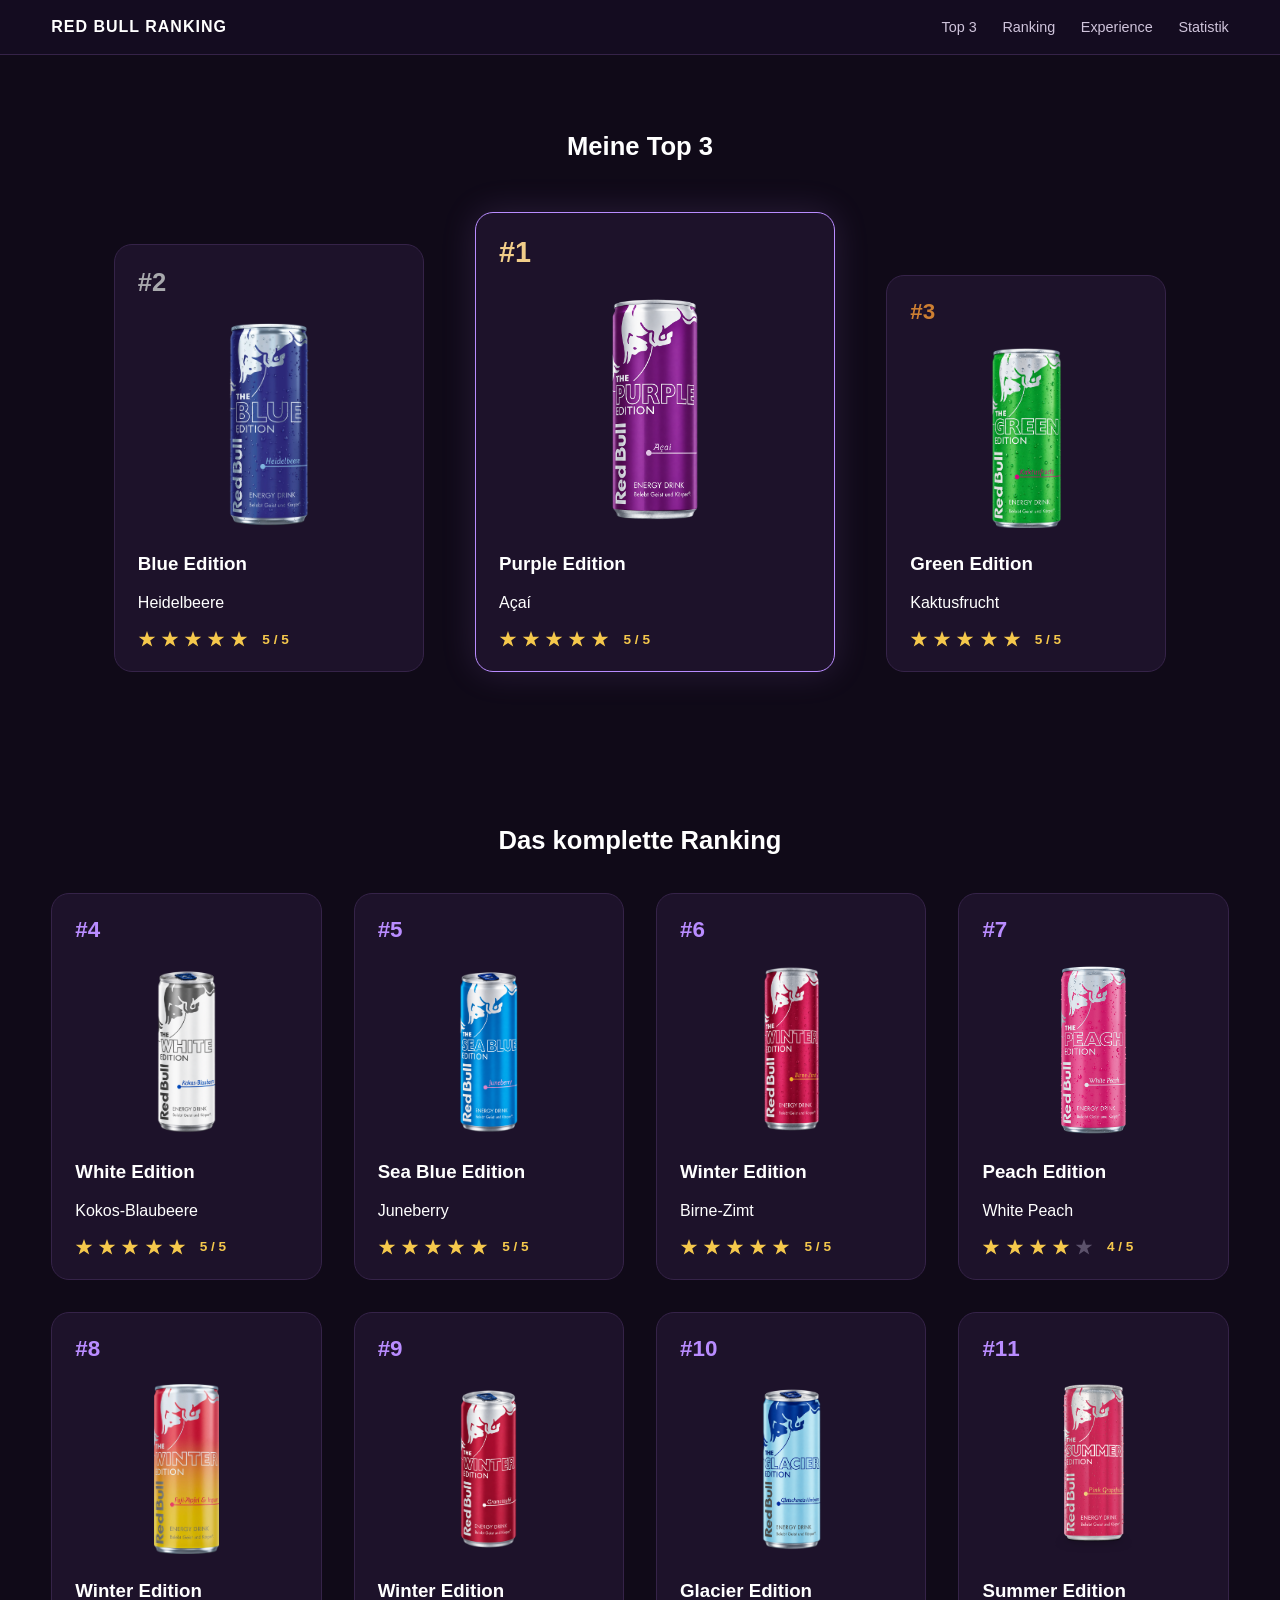
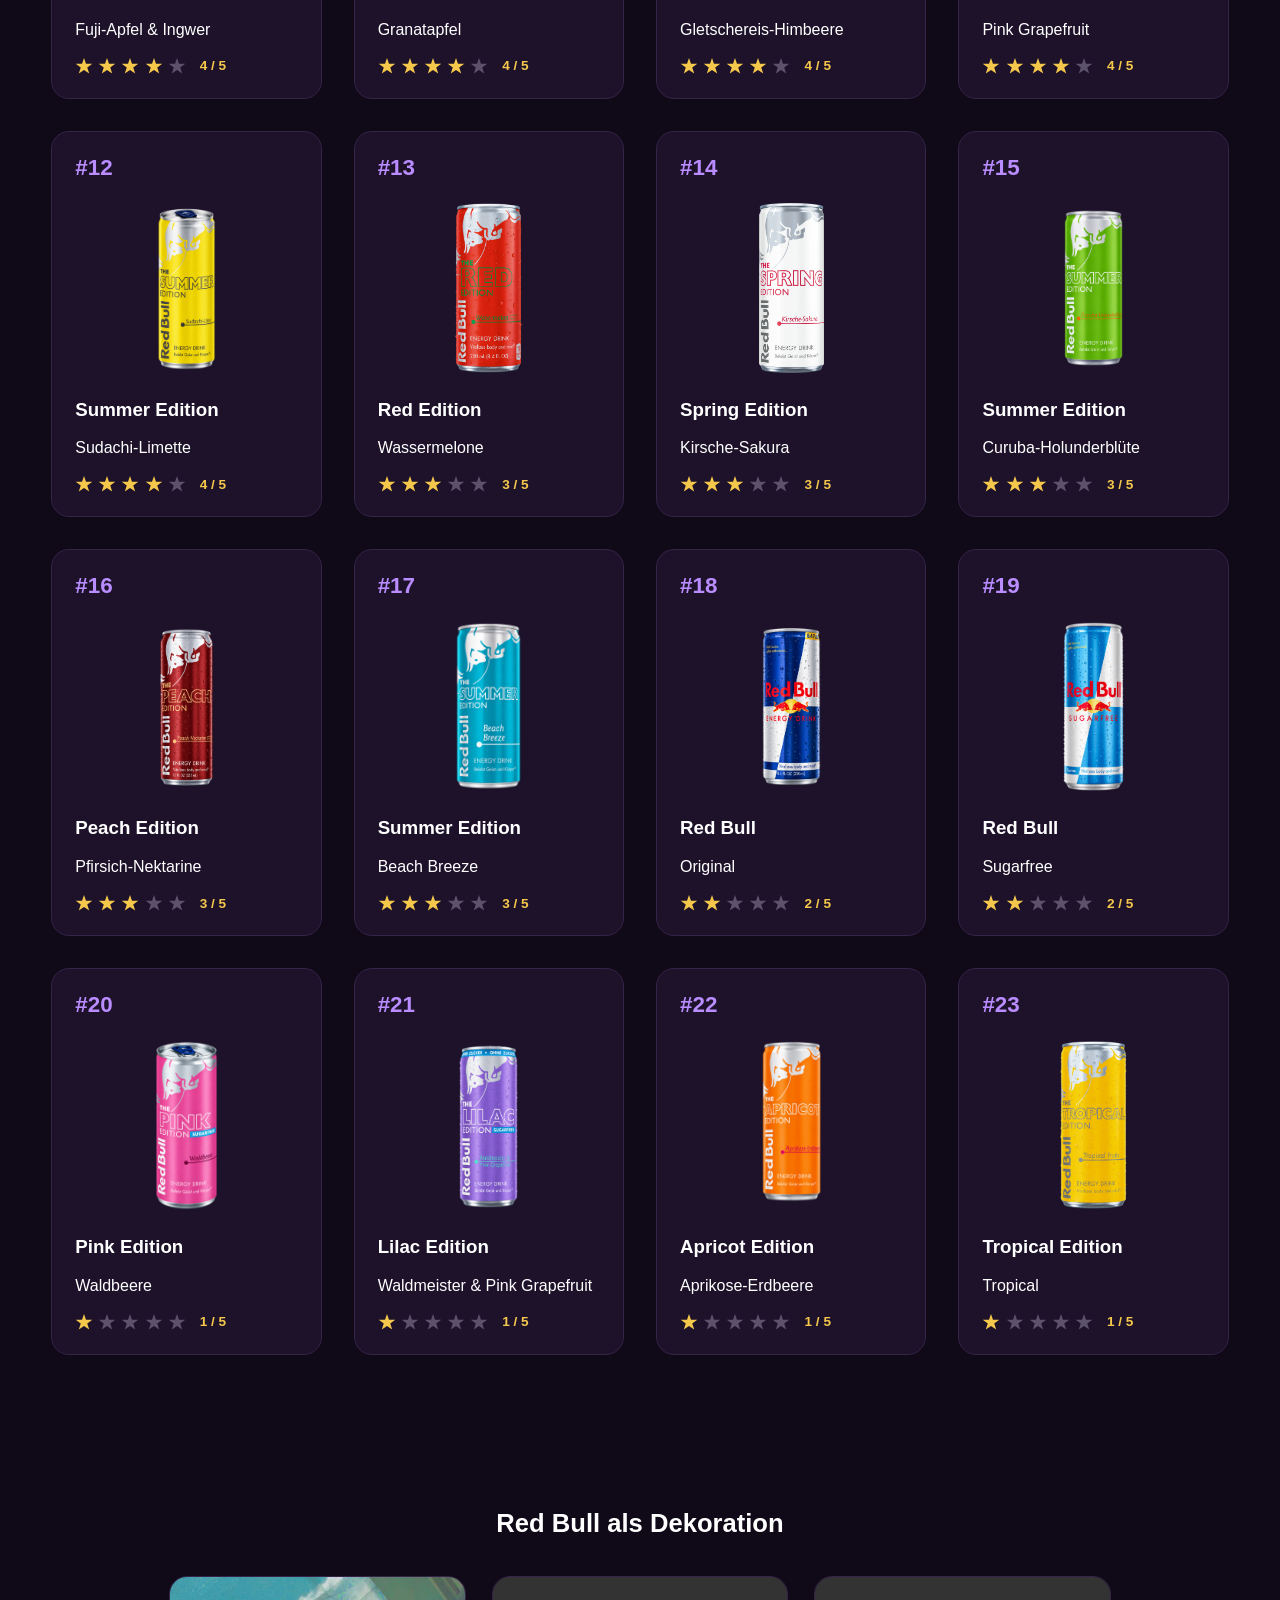
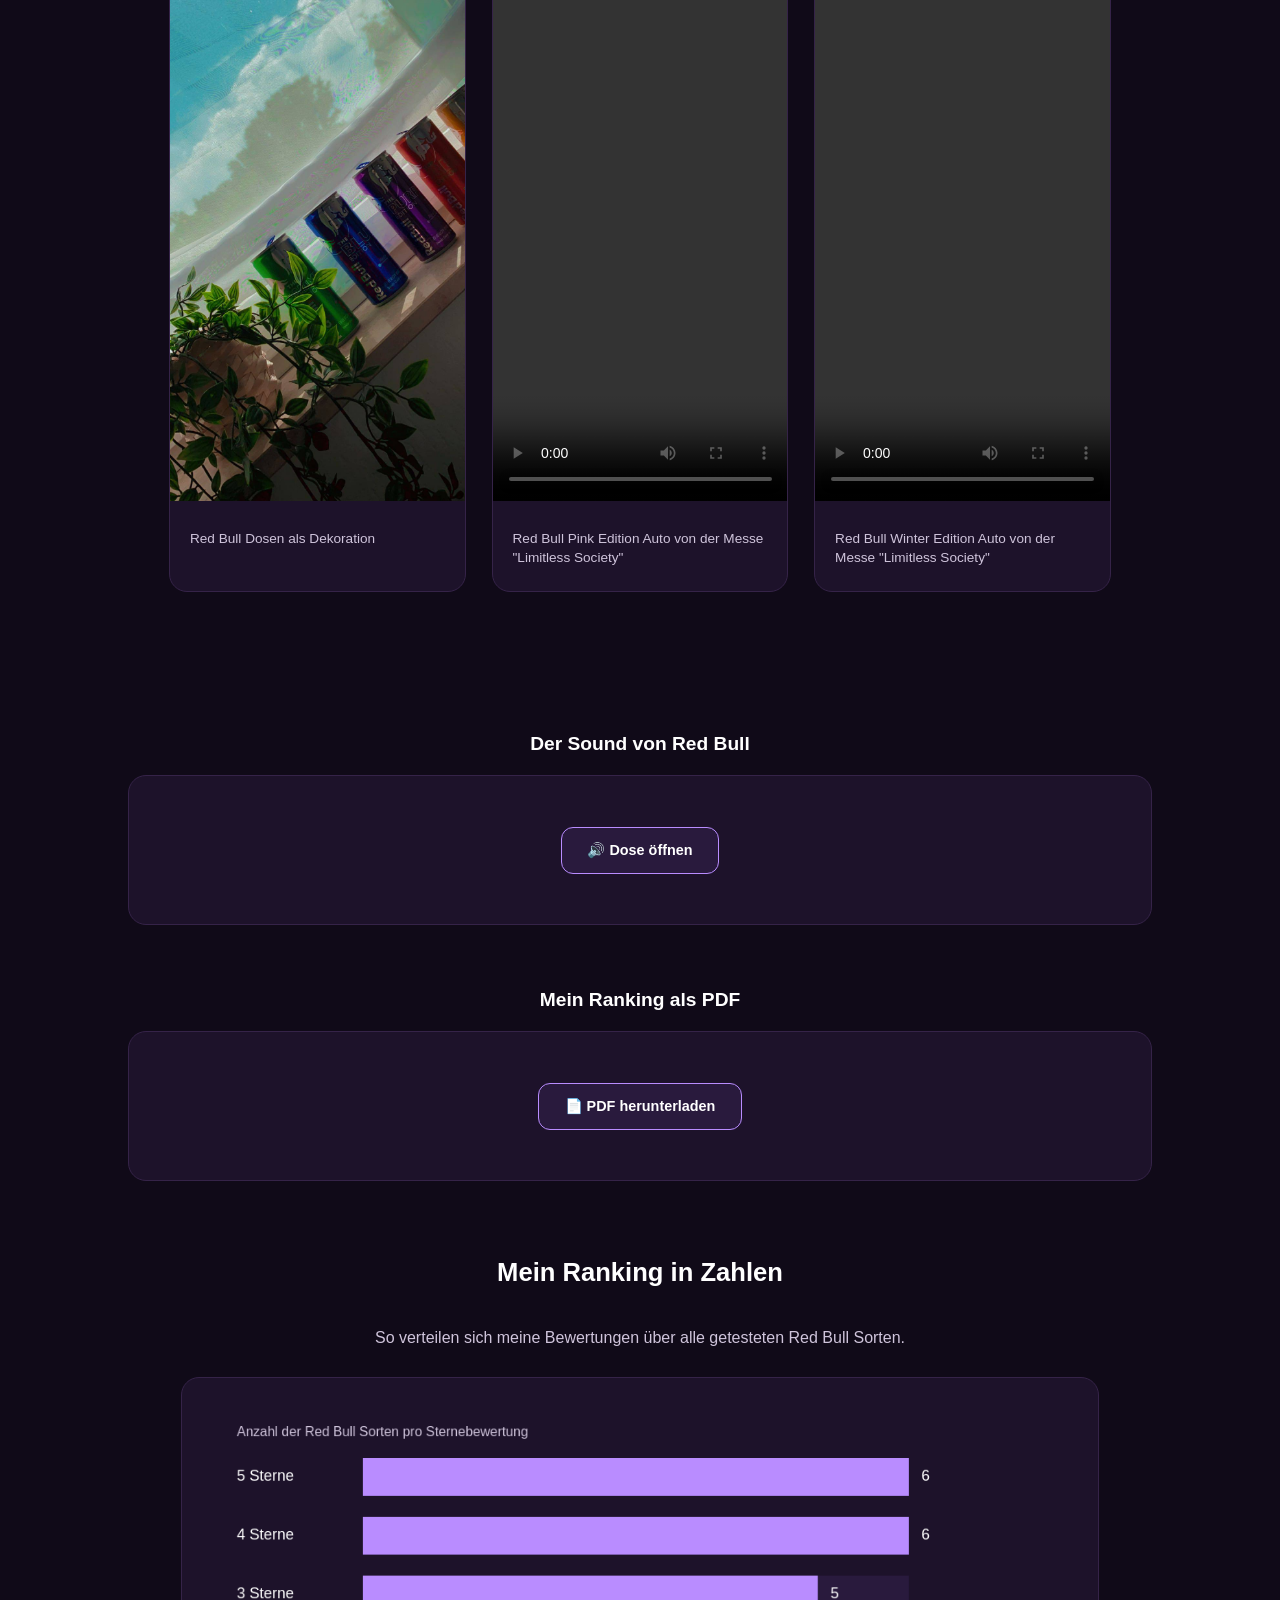
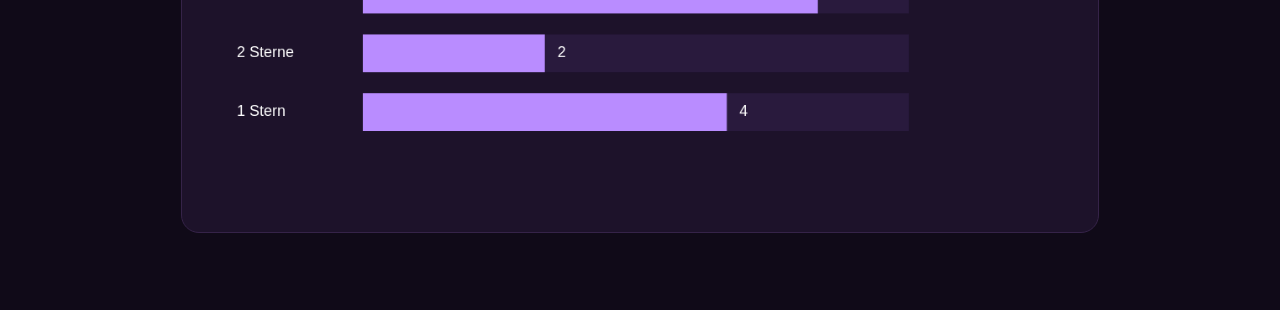
<file: AmelieHofbauer/index.html>
<!DOCTYPE html>
<html lang="de">

<head>
    <meta charset="UTF-8">
    <meta name="viewport" content="width=device-width, initial-scale=1.0">
    <meta name="description" content="Persönliches Ranking verschiedener Red Bull Sorten mit Bewertungen, Bildern, Videos, Audio und Statistik.">
    <meta name="author" content="Amelie Hofbauer">
    <title>Mein Red Bull Ranking</title>
    <link rel="stylesheet" href="css/redbull.css">
</head>

<body id="start">

    <header class="site-header">
        <div class="header-inner">
            <h1 class="site-title">
                <a href="#start" class="brand">RED BULL RANKING</a>
            </h1>

            <nav aria-label="Hauptnavigation">
                <ul class="nav-list">
                    <li><a href="#top3">Top 3</a></li>
                    <li><a href="#ranking">Ranking</a></li>
                    <li><a href="#media">Experience</a></li>
                    <li><a href="#statistik">Statistik</a></li>
                </ul>
            </nav>
        </div>
    </header>

    <main>

        <section id="top3" class="section">
            <h2>Meine Top 3</h2>

            <ol class="top3">
                <li class="ranking-card top-card second-place">
                    <p class="place2">#2</p>
                    <img 
                        src="assets/images/redbull_png/heidelbeere.png" 
                        alt="Red Bull Blue Edition Heidelbeere" 
                        class="can-image">
                    <h3>Blue Edition</h3>
                    <p class="flavor">Heidelbeere</p>
                    <div class="rating" data-rating="5"></div>
                </li>

                <li class="ranking-card top-card first-place">
                    <p class="place1">#1</p>
                    <img 
                        src="assets/images/redbull_png/acai.png" 
                        alt="Red Bull Purple Edition Açaí" 
                        class="can-image"
                    >
                    <h3>Purple Edition</h3>
                    <p class="flavor">Açaí</p>
                    <div class="rating" data-rating="5"></div>
                </li>

                <li class="ranking-card top-card third-place">
                    <p class="place3">#3</p>
                    <img 
                        src="assets/images/redbull_png/kaktusfrucht.png" 
                        alt="Red Bull Green Edition Kaktusfrucht" 
                        class="can-image"
                    >
                    <h3>Green Edition</h3>
                    <p class="flavor">Kaktusfrucht</p>
                    <div class="rating" data-rating="5"></div>
                </li>

            </ol>
        </section>

        <section id="ranking" class="section">
            <h2>Das komplette Ranking</h2>

            <ol class="ranking-grid">
                <li class="ranking-card">
                    <p class="place">#4</p>
                    <img 
                        src="assets/images/redbull_png/kokos_blaubeere.png" 
                        alt="Red Bull White Edition Kokos-Blaubeere" 
                        class="can-image"
                    >
                    <h3>White Edition</h3>
                    <p class="flavor">Kokos-Blaubeere</p>
                    <div class="rating" data-rating="5"></div>
                </li>

                <li class="ranking-card">
                    <p class="place">#5</p>
                    <img 
                        src="assets/images/redbull_png/juneberry.png" 
                        alt="Red Bull Sea Blue Edition Juneberry" 
                        class="can-image"
                    >
                    <h3>Sea Blue Edition</h3>
                    <p class="flavor">Juneberry</p>
                    <div class="rating" data-rating="5"></div>
                </li>

                <li class="ranking-card">
                    <p class="place">#6</p>
                    <img 
                        src="assets/images/redbull_png/birne_zimt.png" 
                        alt="Red Bull Winter Edition Birne-Zimt" 
                        class="can-image"
                    >
                    <h3>Winter Edition</h3>
                    <p class="flavor">Birne-Zimt</p>
                    <div class="rating" data-rating="5"></div>
                </li>

                <li class="ranking-card">
                    <p class="place">#7</p>
                    <img 
                        src="assets/images/redbull_png/rb_white_peach.png" 
                        alt="Red Bull Peach Edition White Peach" 
                        class="can-image"
                    >
                    <h3>Peach Edition</h3>
                    <p class="flavor">White Peach</p>
                    <div class="rating" data-rating="4"></div>
                </li>

                <li class="ranking-card">
                    <p class="place">#8</p>
                    <img 
                        src="assets/images/redbull_png/fuji_apfel_ingwer.png" 
                        alt="Red Bull Winter Edition Fuji-Apfel und Ingwer" 
                        class="can-image"
                    >
                    <h3>Winter Edition</h3>
                    <p class="flavor">Fuji-Apfel &amp; Ingwer</p>
                    <div class="rating" data-rating="4"></div>
                </li>

                <li class="ranking-card">
                    <p class="place">#9</p>
                    <img 
                        src="assets/images/redbull_png/granatapfel.png" 
                        alt="Red Bull Winter Edition Granatapfel" 
                        class="can-image"
                    >
                    <h3>Winter Edition</h3>
                    <p class="flavor">Granatapfel</p>
                    <div class="rating" data-rating="4"></div>
                </li>

                <li class="ranking-card">
                    <p class="place">#10</p>
                    <img 
                        src="assets/images/redbull_png/gletschereis.png" 
                        alt="Red Bull Glacier Edition Gletschereis-Himbeere" 
                        class="can-image"
                    >
                    <h3>Glacier Edition</h3>
                    <p class="flavor">Gletschereis-Himbeere</p>
                    <div class="rating" data-rating="4"></div>
                </li>

                <li class="ranking-card">
                    <p class="place">#11</p>
                    <img 
                        src="assets/images/redbull_png/pink_grapefruit.png" 
                        alt="Red Bull Pink Grapefruit Edition" 
                        class="can-image"
                    >
                    <h3>Summer Edition</h3>
                    <p class="flavor">Pink Grapefruit</p>
                    <div class="rating" data-rating="4"></div>
                </li>

                <li class="ranking-card">
                    <p class="place">#12</p>
                    <img 
                        src="assets/images/redbull_png/sudachi_lime.png" 
                        alt="Red Bull Summer Edition Sudachi-Limette" 
                        class="can-image"
                    >
                    <h3>Summer Edition</h3>
                    <p class="flavor">Sudachi-Limette</p>
                    <div class="rating" data-rating="4"></div>
                </li>

                <li class="ranking-card">
                    <p class="place">#13</p>
                    <img 
                        src="assets/images/redbull_png/rb_watermelon.png" 
                        alt="Red Bull Red Edition Wassermelone" 
                        class="can-image"
                    >
                    <h3>Red Edition</h3>
                    <p class="flavor">Wassermelone</p>
                    <div class="rating" data-rating="3"></div>
                </li>

                <li class="ranking-card">
                    <p class="place">#14</p>
                    <img 
                        src="assets/images/redbull_png/kirsche_sakura.png" 
                        alt="Red Bull Cherry Edition Kirsche-Sakura" 
                        class="can-image"
                    >
                    <h3>Spring Edition</h3>
                    <p class="flavor">Kirsche-Sakura</p>
                    <div class="rating" data-rating="3"></div>
                </li>

                <li class="ranking-card">
                    <p class="place">#15</p>
                    <img 
                        src="assets/images/redbull_png/curuba_holunder.png" 
                        alt="Red Bull Summer Edition Curuba-Holunderblüte" 
                        class="can-image"
                    >
                    <h3>Summer Edition</h3>
                    <p class="flavor">Curuba-Holunderblüte</p>
                    <div class="rating" data-rating="3"></div>
                </li>

                <li class="ranking-card">
                    <p class="place">#16</p>
                    <img 
                        src="assets/images/redbull_png/peach.png" 
                        alt="Red Bull Peach Edition Pfirsich-Nektarine" 
                        class="can-image"
                    >
                    <h3>Peach Edition</h3>
                    <p class="flavor">Pfirsich-Nektarine</p>
                    <div class="rating" data-rating="3"></div>
                </li>

                <li class="ranking-card">
                    <p class="place">#17</p>
                    <img 
                        src="assets/images/redbull_png/beach_breeze.png" 
                        alt="Red Bull Summer Edition Beach Breeze" 
                        class="can-image"
                    >
                    <h3>Summer Edition</h3>
                    <p class="flavor">Beach Breeze</p>
                    <div class="rating" data-rating="3"></div>
                </li>

                <li class="ranking-card">
                    <p class="place">#18</p>
                    <img 
                        src="assets/images/redbull_png/original.png" 
                        alt="Red Bull Original" 
                        class="can-image"
                    >
                    <h3>Red Bull</h3>
                    <p class="flavor">Original</p>
                    <div class="rating" data-rating="2"></div>
                </li>

                <li class="ranking-card">
                    <p class="place">#19</p>
                    <img 
                        src="assets/images/redbull_png/sugarfree.png" 
                        alt="Red Bull Sugarfree" 
                        class="can-image"
                    >
                    <h3>Red Bull</h3>
                    <p class="flavor">Sugarfree</p>
                    <div class="rating" data-rating="2"></div>
                </li>

                <li class="ranking-card">
                    <p class="place">#20</p>
                    <img 
                        src="assets/images/redbull_png/waldbeere.png" 
                        alt="Red Bull Pink Edition Sugarfree Waldbeere" 
                        class="can-image"
                    >
                    <h3>Pink Edition</h3>
                    <p class="flavor">Waldbeere</p>
                    <div class="rating" data-rating="1"></div>
                </li>

                <li class="ranking-card">
                    <p class="place">#21</p>
                    <img 
                        src="assets/images/redbull_png/lilac.png" 
                        alt="Red Bull Lilac Edition Sugarfree" 
                        class="can-image"
                    >
                    <h3>Lilac Edition</h3>
                    <p class="flavor">Waldmeister &amp; Pink Grapefruit</p>
                    <div class="rating" data-rating="1"></div>
                </li>

                <li class="ranking-card">
                    <p class="place">#22</p>
                    <img 
                        src="assets/images/redbull_png/apricot.png" 
                        alt="Red Bull Apricot Edition Aprikose-Erdbeere" 
                        class="can-image"
                    >
                    <h3>Apricot Edition</h3>
                    <p class="flavor">Aprikose-Erdbeere</p>
                    <div class="rating" data-rating="1"></div>
                </li>

                <li class="ranking-card">
                    <p class="place">#23</p>
                    <img 
                        src="assets/images/redbull_png/tropical_edition.png" 
                        alt="Red Bull Yellow Edition Tropical" 
                        class="can-image"
                    >
                    <h3>Tropical Edition</h3>
                    <p class="flavor">Tropical</p>
                    <div class="rating" data-rating="1"></div>
                </li>

            </ol>
        </section>

        <section id="media" class="section">

            <h2>Red Bull als Dekoration</h2>

        <div class="media-grid">

        <figure class="media-card">
            <img
                src="assets/images/redbull_deko.jpg"
                alt="Red Bull Dosen als Dekoration"
            >

            <figcaption>
                Red Bull Dosen als Dekoration
            </figcaption>
        </figure>


        <figure class="media-card">
            <video controls>
                <source
                    src="assets/video/redbull_auto_1.mp4"
                    type="video/mp4"
                >
                Dein Browser unterstützt das Video nicht.
            </video>

            <figcaption>
                Red Bull Pink Edition Auto von der Messe "Limitless Society"
            </figcaption>
        </figure>


        <figure class="media-card">
            <video controls>
                <source
                    src="assets/video/redbull_auto_2.mp4"
                    type="video/mp4"
                >
                Dein Browser unterstützt das Video nicht.
            </video>

            <figcaption>
                Red Bull Winter Edition Auto von der Messe "Limitless Society"
            </figcaption>
        </figure>

        </div>
        </section>


<div class="audio-section">

    <h3>Der Sound von Red Bull</h3>

    <div class="audio-card">
        <button
            type="button"
            class="audio-button"
            id="openCanButton"
        >
            🔊 Dose öffnen
        </button>

    <audio id="canOpeningAudio" preload="auto">
        <source
            src="assets/audio/dose_oeffnen.mp3"
            type="audio/mpeg"
        >

        <source
            src="assets/audio/dose_oeffnen.ogg"
            type="audio/ogg"
        >

        <source
            src="assets/audio/dose_oeffnen.mp4"
            type="audio/mp4"
        >

        Dein Browser unterstützt das Audioformat nicht.
    </audio>
    
    </div>

</div>


<section class="pdf-section">

    <h2>Mein Ranking als PDF</h2>

    <div class="pdf-card">
        <a
            href="assets/pdf/redbull_ranking.pdf"
            class="pdf-button"
            download
        >
            📄 PDF herunterladen
        </a>
    </div>

</section>

        <section id="statistik" class="section">
            <h2>Mein Ranking in Zahlen</h2>

            <p class="section-description">
                So verteilen sich meine Bewertungen über alle getesteten Red Bull Sorten.
            </p>

            <div class="canvas-container">
                <canvas
                    id="ratingCanvas"
                    width="1000"
                    height="450"
                    role="img"
                    aria-label="Balkendiagramm zur Verteilung meiner Sternebewertungen">
                    Dein Browser unterstützt Canvas leider nicht.
                </canvas>
            </div>
        </section>


    
    </main>

    <script src="js/canvas.js"></script>
    <script src="js/rating.js"></script>
    <script src="js/audio.js"></script>

</body>

</html>
</file>
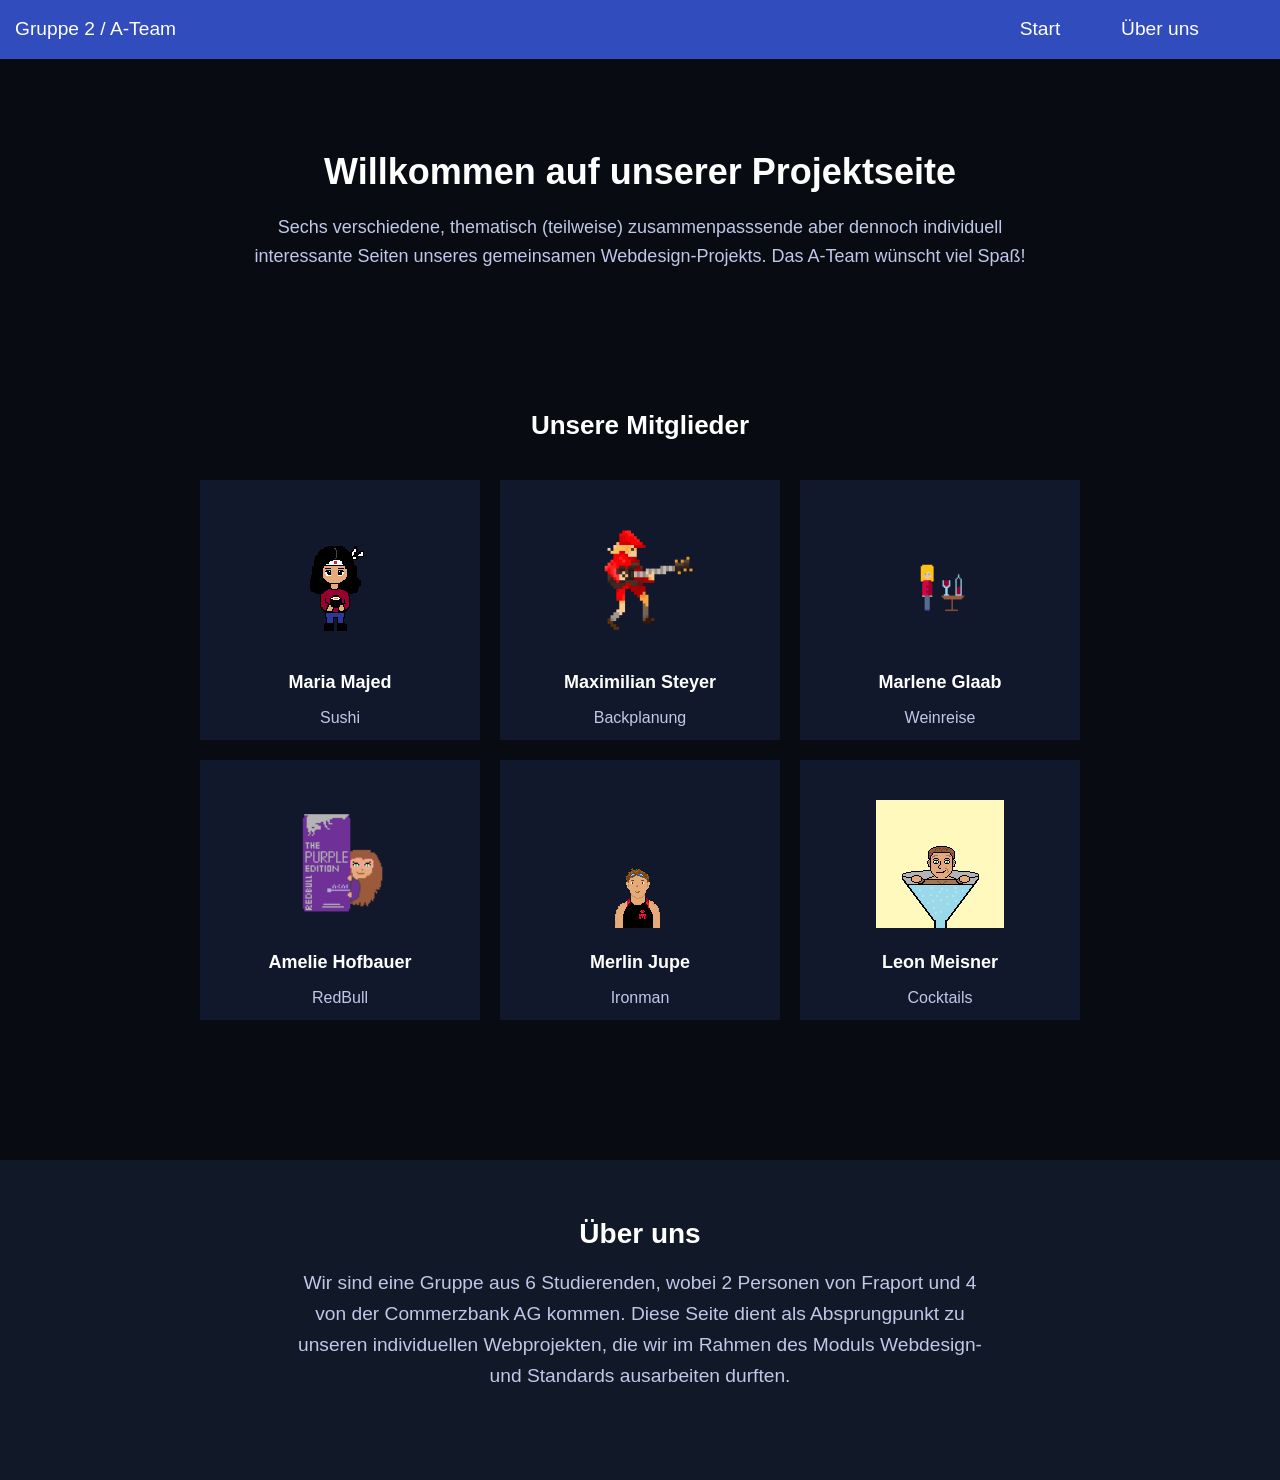
<file: Gruppenseite/index.html>
<!DOCTYPE html PUBLIC "-//W3C//DTD XHTML 1.0 Strict//EN"
"http://www.w3.org/TR/xhtml1/DTD/xhtml1-strict.dtd">
<html xmlns="http://www.w3.org/1999/xhtml">
    
<!-- metadata -->

<head>
    <title>A-Team Gruppenseite</title>	
    <meta http-equiv="Content-Type" content="text/html; charset=utf-8"/>
    <meta name="description" 
    content="A-Team – gemeinsames Webdesign-Projekt der Gruppe 2 mit sechs individuellen Webseiten." />
    <meta name="keywords" 
    content="A-Team, Webdesign, XHTML, CSS, Gruppenprojekt" />
    <meta name="author" content="Gruppe2" />
    <meta name="robots" content="no-index" />

    <link href="gruppenseite.css" rel="stylesheet" type="text/css" />
</head>

<body>
    <div id="wrapper">

        <div id="nav">
            <p>
                Gruppe 2 / A-Team
            </p>
            <ul>
                <li><a href="#home">Start</a></li>
                <li><a href="#AboutUs">Über uns</a></li>
            </ul>
        </div>

        <div id="main">
            <div id="home">
                <div class="home-text">
                    <h1>Willkommen auf unserer Projektseite</h1>
                    <p>Sechs verschiedene, thematisch (teilweise) zusammenpasssende aber dennoch individuell interessante Seiten 
                        unseres gemeinsamen Webdesign-Projekts. Das A-Team wünscht viel Spaß!
                    </p>
                </div>

                <div id="mitglieder">
                    <h2>Unsere Mitglieder</h2>
                    <ul>
                        <li>
                                <a href="../MariaMajed/index.html">
                                        <img class="icons" src="assets/maria.png" alt="MariaMajed"/>
                                    <span class="name">Maria Majed</span>
                                    <span class="topic">Sushi</span>
                                </a>
                        </li>
                        <li>
                                <a href="../MaximilianSteyer/index.html">
                                        <img class="icons" src="assets/Max.png" alt="Max"/>
                                    <span class="name">Maximilian Steyer</span>
                                    <span class="topic">Backplanung</span>
                                </a>
                        </li>
                        <li>
                                <a href="../MarleneGlaab/Marlene.html">
                                        <img class="icons" src="assets/Marlene.png" alt="Marlene"/>
                                    <span class="name">Marlene Glaab</span>
                                    <span class="topic">Weinreise</span>
                                </a>
                        </li>
                        <li class="lbr">
                                <a href="../AmelieHofbauer/index.html">
                                        <img class="icons" src="assets/pixel-amelie.png" alt="Amelie"/>
                                    <span class="name">Amelie Hofbauer</span>
                                    <span class="topic">RedBull</span>
                                </a>
                        </li>
                        <li>
                                <a href="../MerlinJupe/index.html">
                                        <img class="icons" src="assets/Merlin.png" alt="Merlin"/>
                                    <span class="name">Merlin Jupe</span>
                                    <span class="topic">Ironman</span>
                                </a>
                        </li>
                        <li>
                                <a href="../LeonMeisner/cocktails.html">
                                        <img class="icons" src="assets/Leon.png" alt="Leon"/>
                                    <span class="name">Leon Meisner</span>
                                    <span class="topic">Cocktails</span>
                                </a>
                        </li>
                    </ul>    
                </div>

            </div>

            <div id="AboutUs">
            <h2>Über uns</h2>
            <p>
                Wir sind eine Gruppe aus 6 Studierenden, wobei
                2 Personen von Fraport und 4 von der Commerzbank AG kommen.
                Diese Seite dient als Absprungpunkt zu unseren individuellen
                Webprojekten, die wir im Rahmen des Moduls Webdesign- und 
                Standards ausarbeiten durften.
            </p>
            </div>
        </div>
        
    </div>
</body>
</html>
</file>
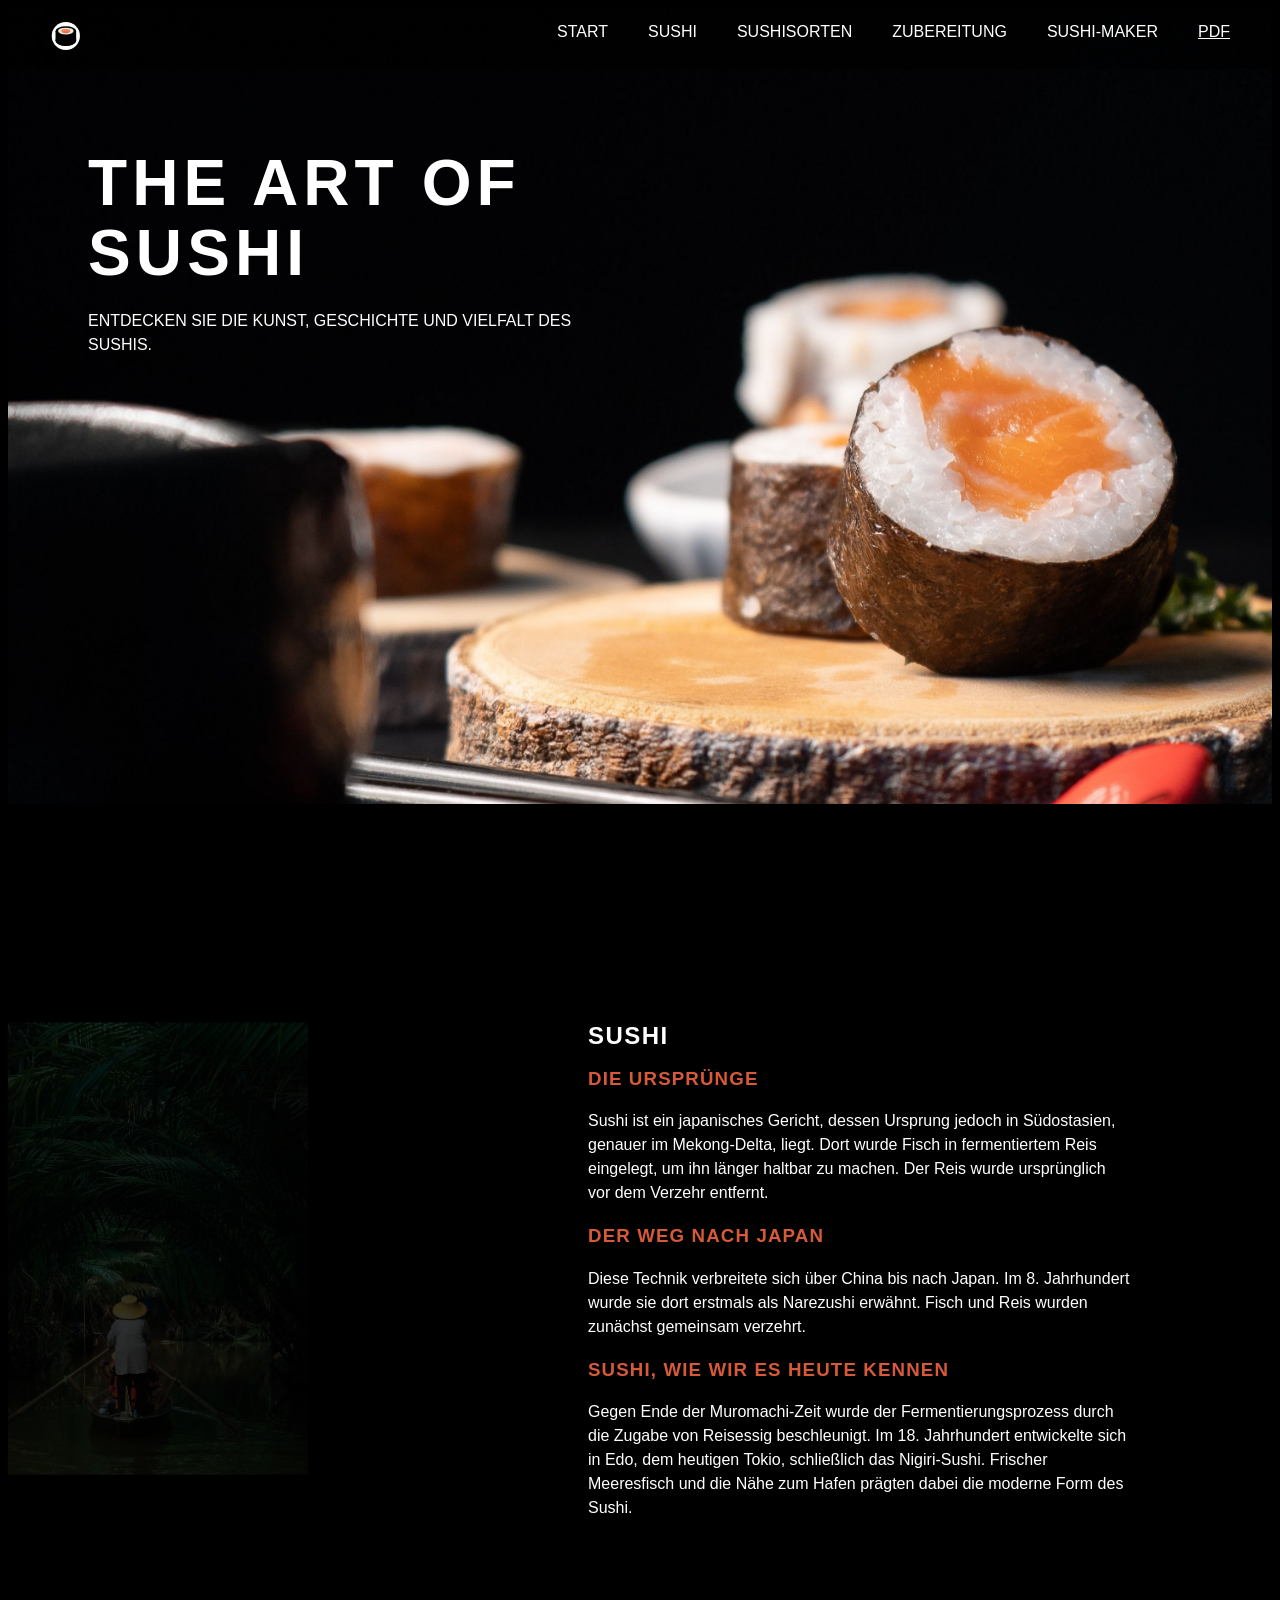
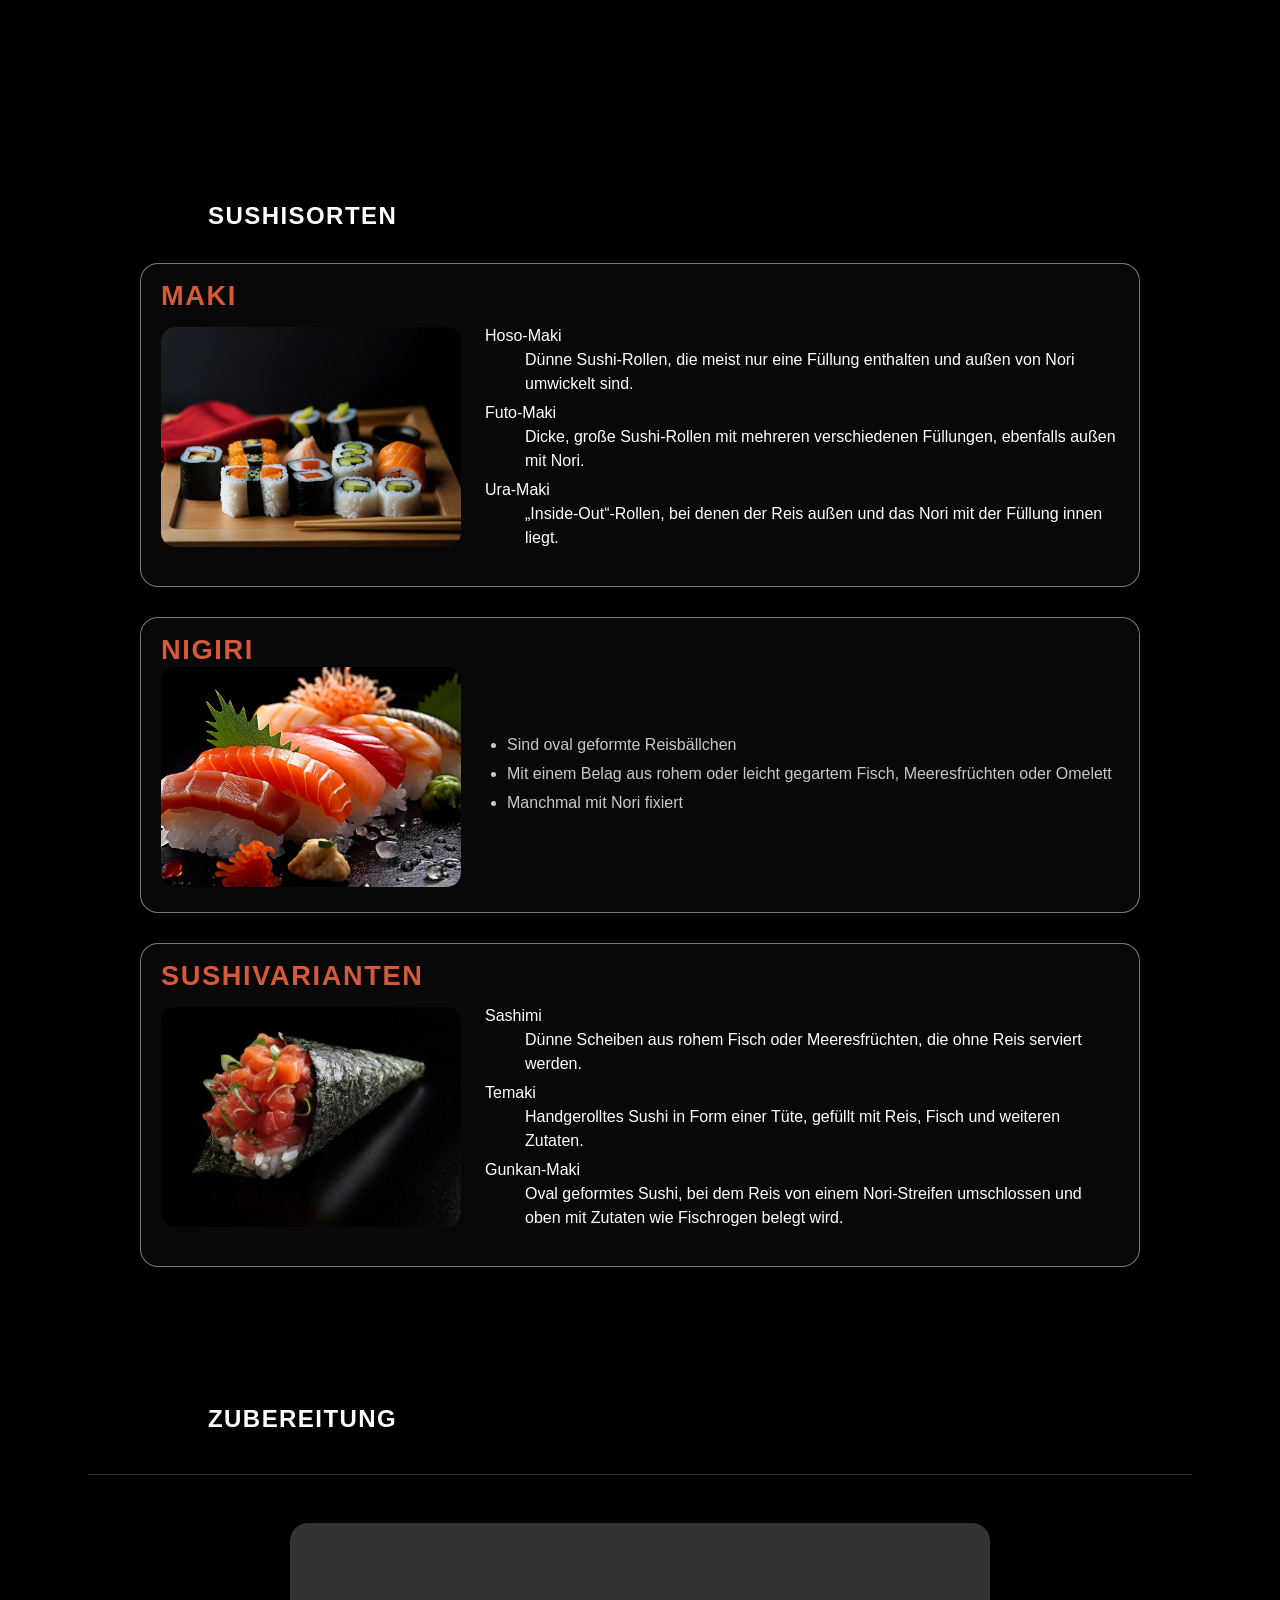
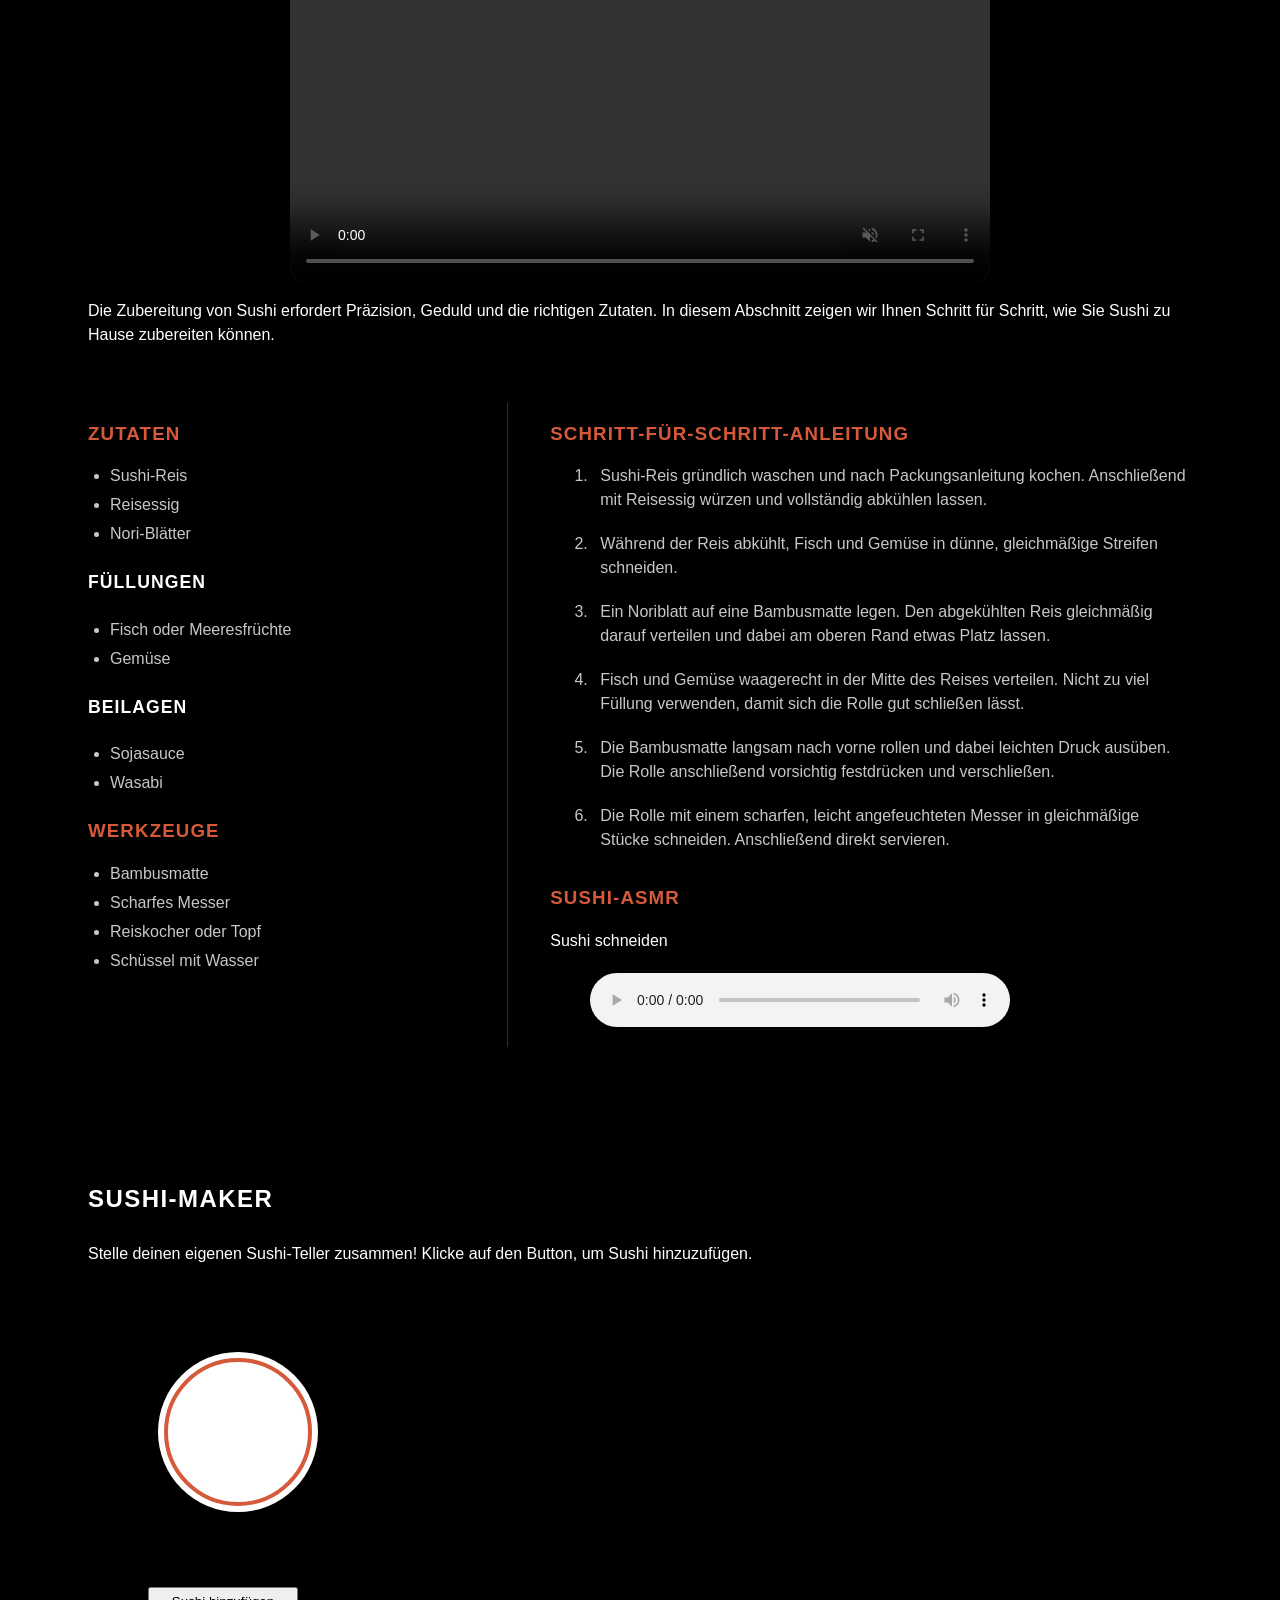
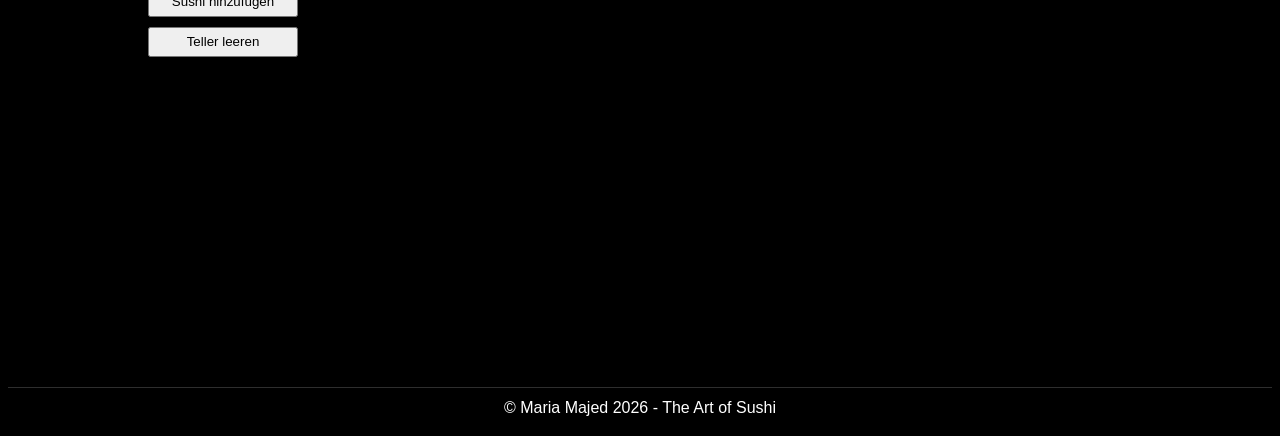
<file: MariaMajed/index.html>
<!DOCTYPE html>
<html lang="de">

<!-- metadata -->

<head>
    <title>Sushi-Seite</title>
    <meta charset="UTF-8">
    <meta name="viewport" content="width=device-width, initial-scale=1.0">
    <meta name="description" content="Sushi">
    <meta name="keywords" content="Sushi, Maki, Nigiri, Rezept">
    <meta name="author" content="Maria Majed">
    <meta name="robots" content="no-index">
    <link href="css/sushi.css" rel="stylesheet" type="text/css">
</head>

<!-- visible content -->

<body>

    <header>
        <nav>
            <ul>
                <li>
                    <a class="nav-logo" href="#home" aria-label="Zur Startseite">
                        <img src="assets/svg/sushi.svg" alt="Lachs-Maki">
                    </a>
                </li>
                <li><a href="#home">Start</a></li>
                <li><a href="#sushi">Sushi</a></li>
                <li><a href="#sushisorten">Sushisorten</a></li>
                <li><a href="#zubereitung">Zubereitung</a></li>
                <li><a href="#sushi-maker">Sushi-Maker</a></li>
                <li>
                    <a class="pdf-download" href="assets/pdf/The_Art_of_Sushi.pdf" download="The_Art_of_Sushi.pdf">
                        PDF
                    </a>
                </li>
            </ul>
        </nav>
    </header>

    <main>
        <section id="home">
            <div id="home-text">
                <h1>The Art of </h1>
                <h1>Sushi</h1>
                <p>
                    Entdecken Sie die Kunst, Geschichte und Vielfalt des Sushis.
                </p>
            </div>

        </section>

        <section id="sushi" class="sushi-section">
            <div class="sushi-image reveal reveal-left">
                <figure>
                    <img src="assets/images/Mekong_Delta.jpeg" alt="Mekong Delta">
                </figure>
            </div>
            <div class="sushi-text">
                <h2>Sushi</h2>
                <h3>Die Ursprünge</h3>
                <p>
                    Sushi ist ein japanisches Gericht, dessen Ursprung jedoch in Südostasien, genauer
                    im Mekong-Delta, liegt. Dort wurde Fisch in fermentiertem Reis eingelegt, um ihn länger haltbar
                    zu machen. Der Reis wurde ursprünglich vor dem Verzehr entfernt.
                </p>
                <h3>Der Weg nach Japan</h3>
                <p>
                    Diese Technik verbreitete sich über China bis nach Japan. Im 8. Jahrhundert wurde sie dort erstmals
                    als Narezushi erwähnt. Fisch und Reis wurden zunächst gemeinsam verzehrt.
                </p>
                <h3>Sushi, wie wir es heute kennen</h3>
                <p>
                    Gegen Ende der Muromachi-Zeit wurde der Fermentierungsprozess durch die Zugabe von
                    Reisessig beschleunigt. Im 18. Jahrhundert entwickelte sich in Edo, dem heutigen Tokio,
                    schließlich das Nigiri-Sushi. Frischer Meeresfisch und die Nähe zum Hafen prägten dabei
                    die moderne Form des Sushi.
                </p>
            </div>
        </section>

        <section id="sushisorten" class="sushi-section">
            <div class="sushititle">
                <h2>Sushisorten</h2>
            </div>
            <div id="sorten-container">
                <div class="sortenbox">
                    <h3>Maki</h3>
                    <div class="sortenbox-inner">
                        <figure>
                            <img src="assets/images/Maki_Sushi.jpg" alt="Maki Bild">
                        </figure>
                        <div class="sorten-content">
                            <dl>
                                <dt>Hoso-Maki</dt>
                                <dd>
                                    Dünne Sushi-Rollen, die meist nur eine Füllung
                                    enthalten und außen von Nori umwickelt sind.
                                </dd>
                                <dt>Futo-Maki</dt>
                                <dd>
                                    Dicke, große Sushi-Rollen mit mehreren verschiedenen Füllungen,
                                    ebenfalls außen mit Nori.
                                </dd>
                                <dt>Ura-Maki</dt>
                                <dd>
                                    „Inside-Out“-Rollen, bei denen der Reis außen und
                                    das Nori mit der Füllung innen liegt.
                                </dd>
                            </dl>
                        </div>
                    </div>
                </div>
                <div class="sortenbox">
                    <h3>Nigiri</h3>
                    <div class="sortenbox-inner">
                        <figure>
                            <img src="assets/images/nigiri.jpg" alt="Nigiri Bild">
                        </figure>
                        <div class="sorten-content">
                            <ul>
                                <li>Sind oval geformte Reisbällchen</li>
                                <li>Mit einem Belag aus rohem oder leicht gegartem Fisch, Meeresfrüchten oder Omelett
                                </li>
                                <li>Manchmal mit Nori fixiert</li>
                            </ul>
                        </div>
                    </div>
                </div>
                <div class="sortenbox">
                    <h3>Sushivarianten</h3>
                    <div class="sortenbox-inner">
                        <figure>
                            <img src="assets/images/temaki.jpg" alt="Temaki Bild">
                        </figure>
                        <div class="sorten-content">
                            <dl>
                                <dt>Sashimi</dt>
                                <dd>
                                    Dünne Scheiben aus rohem Fisch oder Meeresfrüchten,
                                    die ohne Reis serviert werden.
                                </dd>
                                <dt>Temaki</dt>
                                <dd>
                                    Handgerolltes Sushi in Form einer Tüte, gefüllt mit Reis,
                                    Fisch und weiteren Zutaten.
                                </dd>
                                <dt>Gunkan-Maki</dt>
                                <dd>
                                    Oval geformtes Sushi, bei dem Reis von einem Nori-Streifen
                                    umschlossen und oben mit Zutaten wie Fischrogen belegt wird.
                                </dd>
                            </dl>
                        </div>
                    </div>
                </div>
            </div>
        </section>

        <section id="zubereitung" class="sushi-section">
            <div class="sushititle">
                <h2>Zubereitung</h2>
            </div>
            <div class="zubereitung-sektion">
                <figure>
                    <video controls muted width="800">
                        <source src="assets/video/sushi-video.mp4" type="video/mp4">
                        <source src="assets/video/sushi-video.ogg" type="video/ogg">
                        <source src="assets/video/sushi-video.webm" type="video/webm">
                    </video>
                </figure>
                <p>
                    Die Zubereitung von Sushi erfordert Präzision, Geduld und die richtigen Zutaten.
                    In diesem Abschnitt zeigen wir Ihnen Schritt für Schritt, wie Sie Sushi zu Hause zubereiten können.
                </p>
            </div>
            <div class="zubereitung-sektion">
                <article>
                    <div id="zutaten-bereich">
                        <h3>Zutaten</h3>
                        <ul>
                            <li>Sushi-Reis</li>
                            <li>Reisessig</li>
                            <li>Nori-Blätter</li>
                        </ul>
                        <h4>Füllungen</h4>
                        <ul>
                            <li>Fisch oder Meeresfrüchte</li>
                            <li>Gemüse</li>
                        </ul>
                        <h4>Beilagen</h4>
                        <ul>
                            <li>Sojasauce</li>
                            <li>Wasabi</li>
                        </ul>
                        <h3>Werkzeuge</h3>
                        <ul>
                            <li>Bambusmatte</li>
                            <li>Scharfes Messer</li>
                            <li>Reiskocher oder Topf</li>
                            <li>Schüssel mit Wasser</li>
                        </ul>
                    </div>
                    <div id="schritte-bereich">
                        <h3>Schritt-für-Schritt-Anleitung</h3>
                        <ol>
                            <li>
                                Sushi-Reis gründlich waschen und nach Packungsanleitung kochen.
                                Anschließend mit Reisessig würzen und vollständig abkühlen lassen.
                            </li>
                            <li>
                                Während der Reis abkühlt, Fisch und Gemüse in dünne, gleichmäßige Streifen schneiden.
                            </li>
                            <li>
                                Ein Noriblatt auf eine Bambusmatte legen. Den abgekühlten Reis gleichmäßig
                                darauf verteilen und dabei am oberen Rand etwas Platz lassen.
                            </li>
                            <li>
                                Fisch und Gemüse waagerecht in der Mitte des Reises verteilen. Nicht zu viel Füllung
                                verwenden, damit sich die Rolle gut schließen lässt.
                            </li>
                            <li>
                                Die Bambusmatte langsam nach vorne rollen und dabei leichten Druck ausüben. Die Rolle
                                anschließend vorsichtig festdrücken und verschließen.
                            </li>
                            <li>
                                Die Rolle mit einem scharfen, leicht angefeuchteten Messer in gleichmäßige Stücke
                                schneiden.
                                Anschließend direkt servieren.
                            </li>
                        </ol>
                        <h3>Sushi-ASMR</h3>
                        <p>Sushi schneiden</p>
                        <figure>
                            <audio controls>
                                <source src="assets/audio/sushi-asmr.mp3" type="audio/mpeg">
                                <source src="assets/audio/sushi-asmr.mp4" type="audio/mp4">
                                <source src="assets/audio/sushi-asmr.ogg" type="audio/ogg">
                            </audio>
                        </figure>
                    </div>
                </article>
            </div>
        </section>


        <section id="sushi-maker" class="sushi-section">
            <h2>Sushi-Maker</h2>

            <p>
                Stelle deinen eigenen Sushi-Teller zusammen!
                Klicke auf den Button, um Sushi hinzuzufügen.
            </p>

            <canvas id="sushiCanvas" width="300" height="300">
                Ihr Browser unterstützt kein Canvas.
            </canvas>

            <button type="button" id="sushiButton">
                Sushi hinzufügen
            </button>

            <button type="button" id="resetButton">
                Teller leeren
            </button>

        </section>


    </main>

    <footer>
        <p>&copy; Maria Majed 2026 - The Art of Sushi</p>
    </footer>

    <script src="js/sushi.js"></script>
    <script src="js/canvas.js"></script>
</body>

</html>
</file>
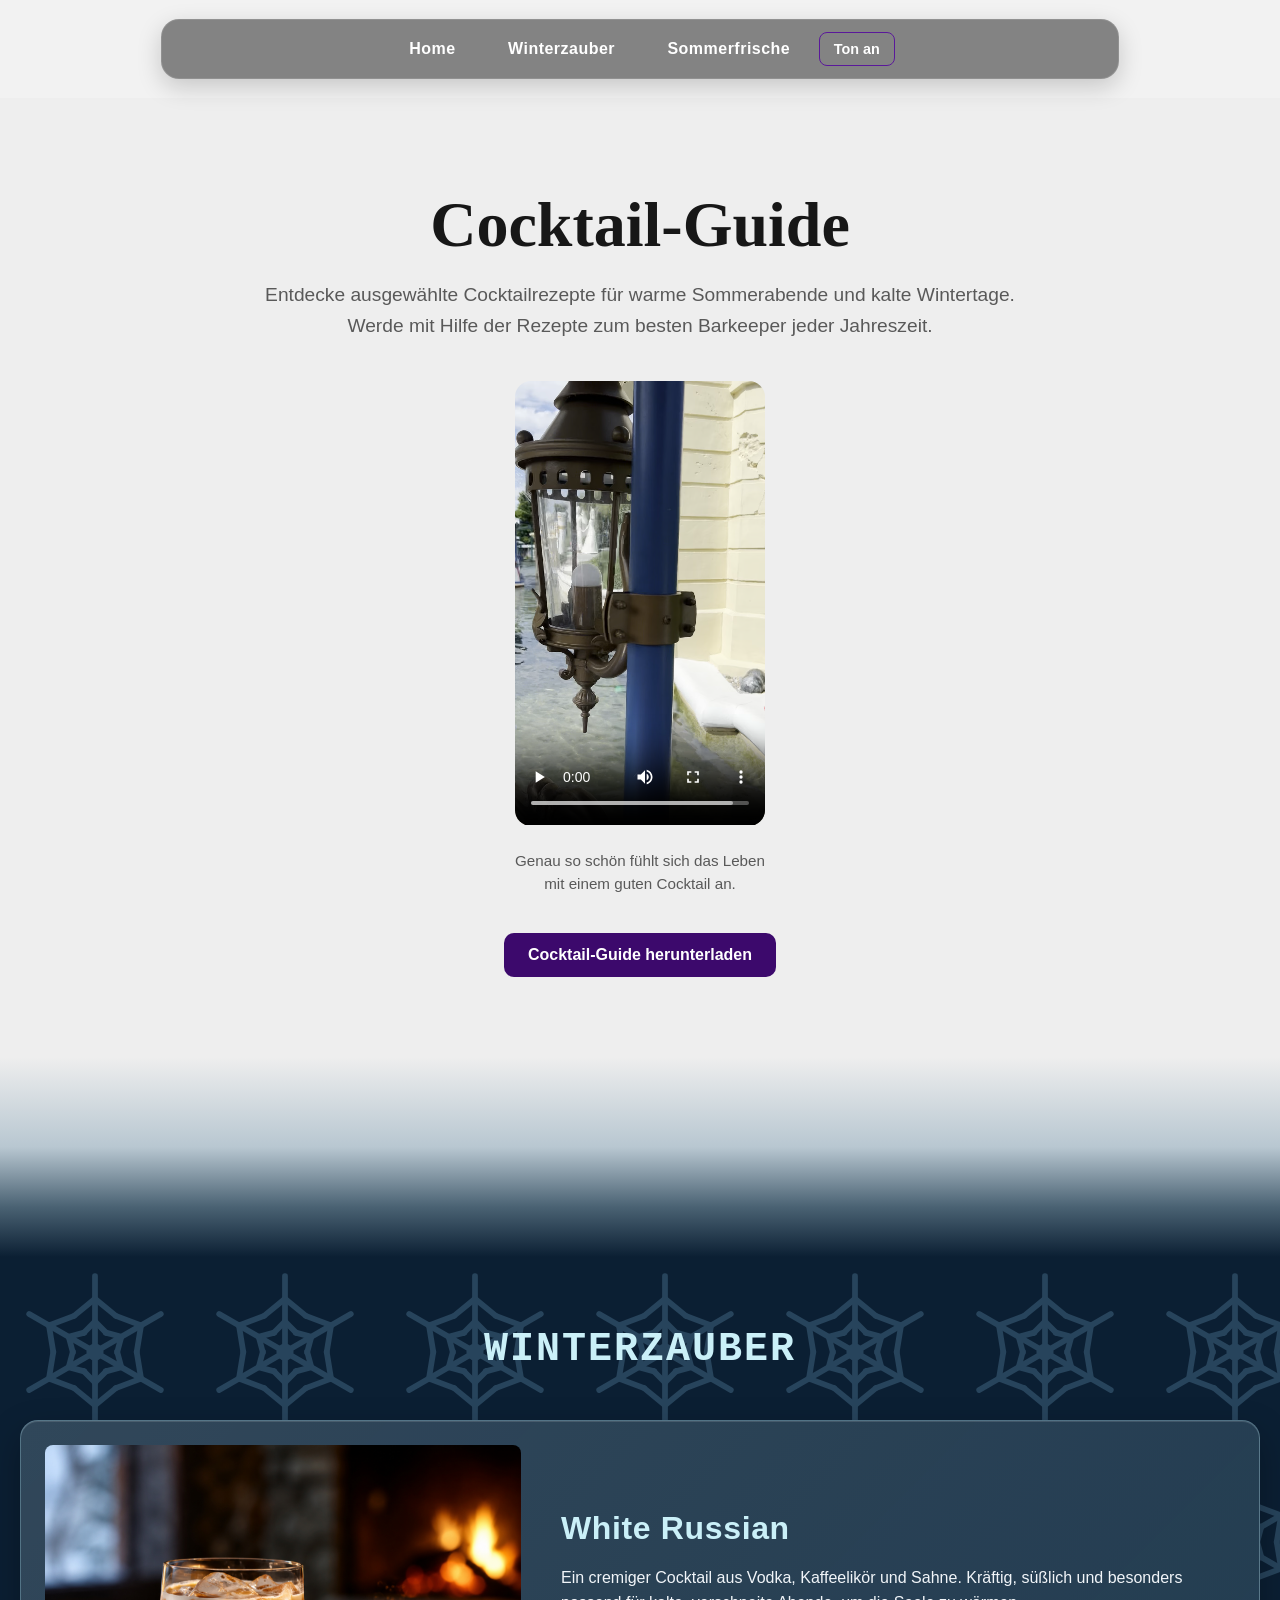
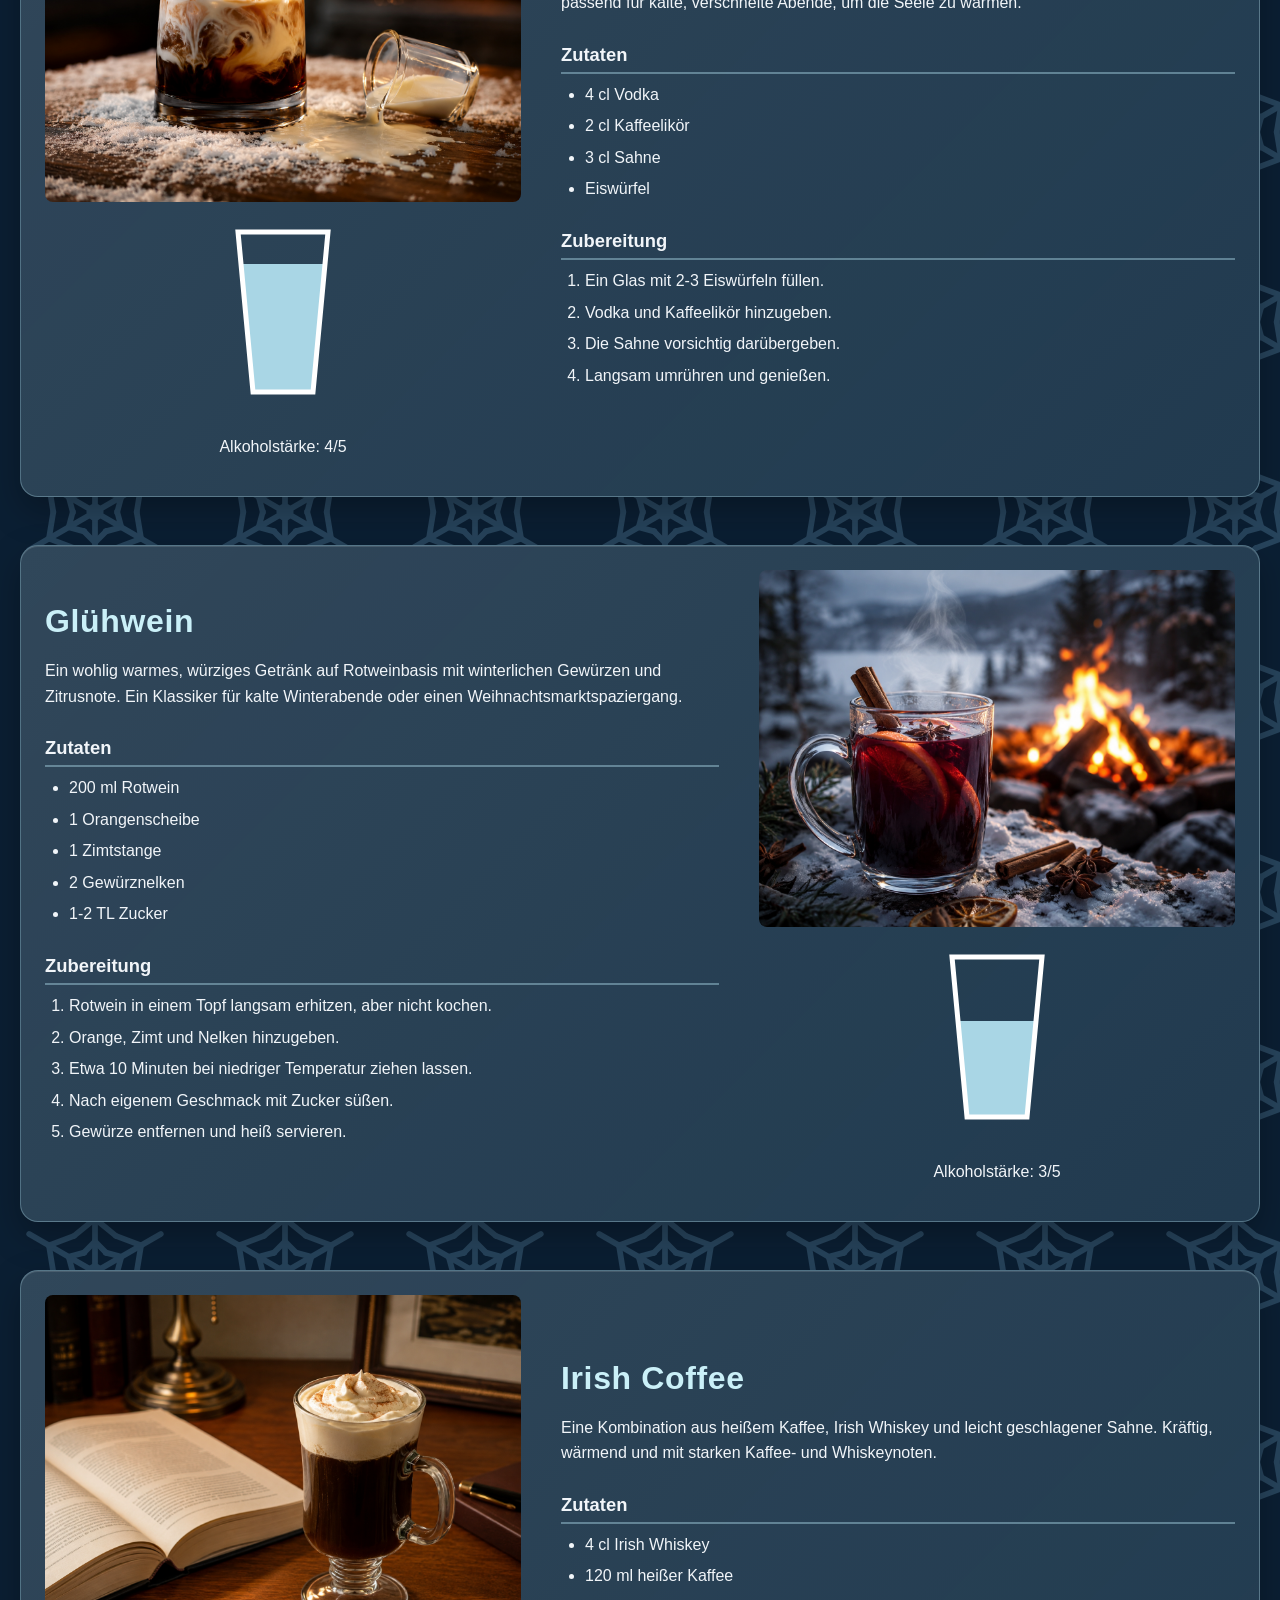
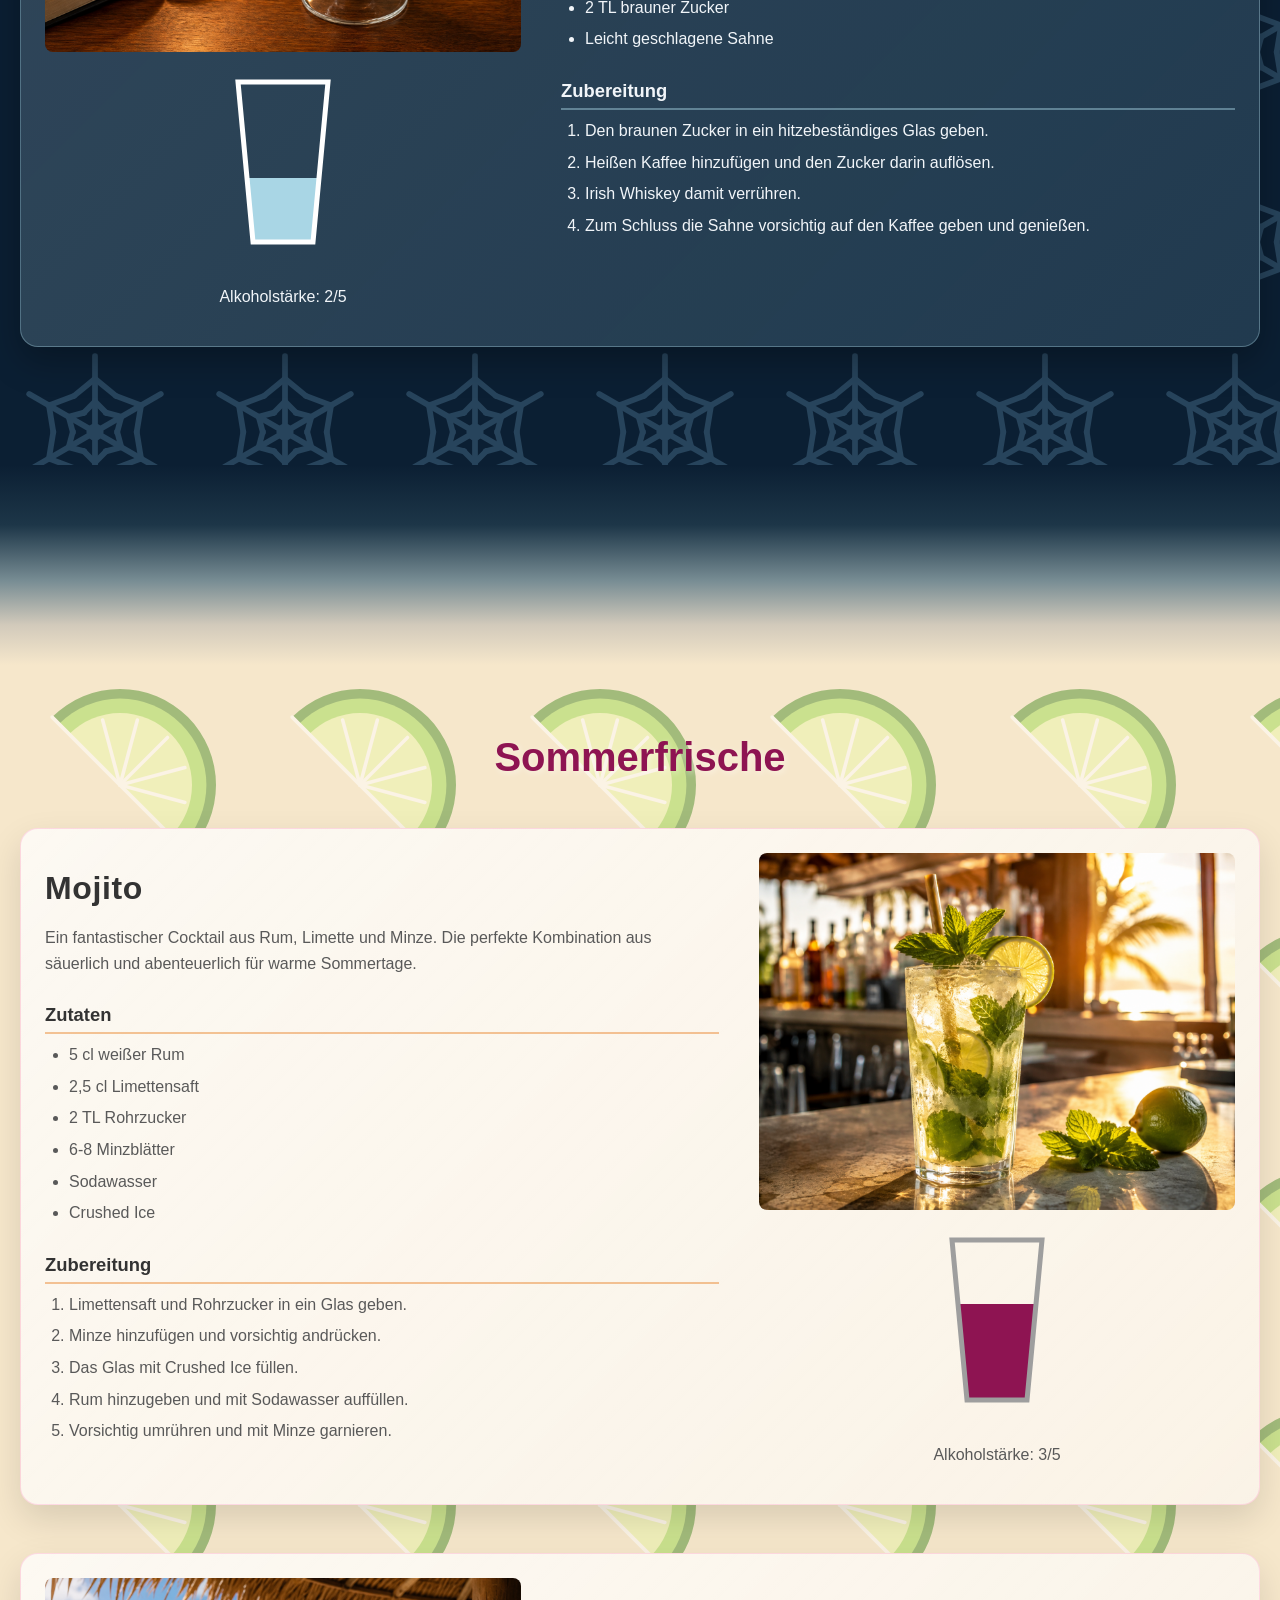
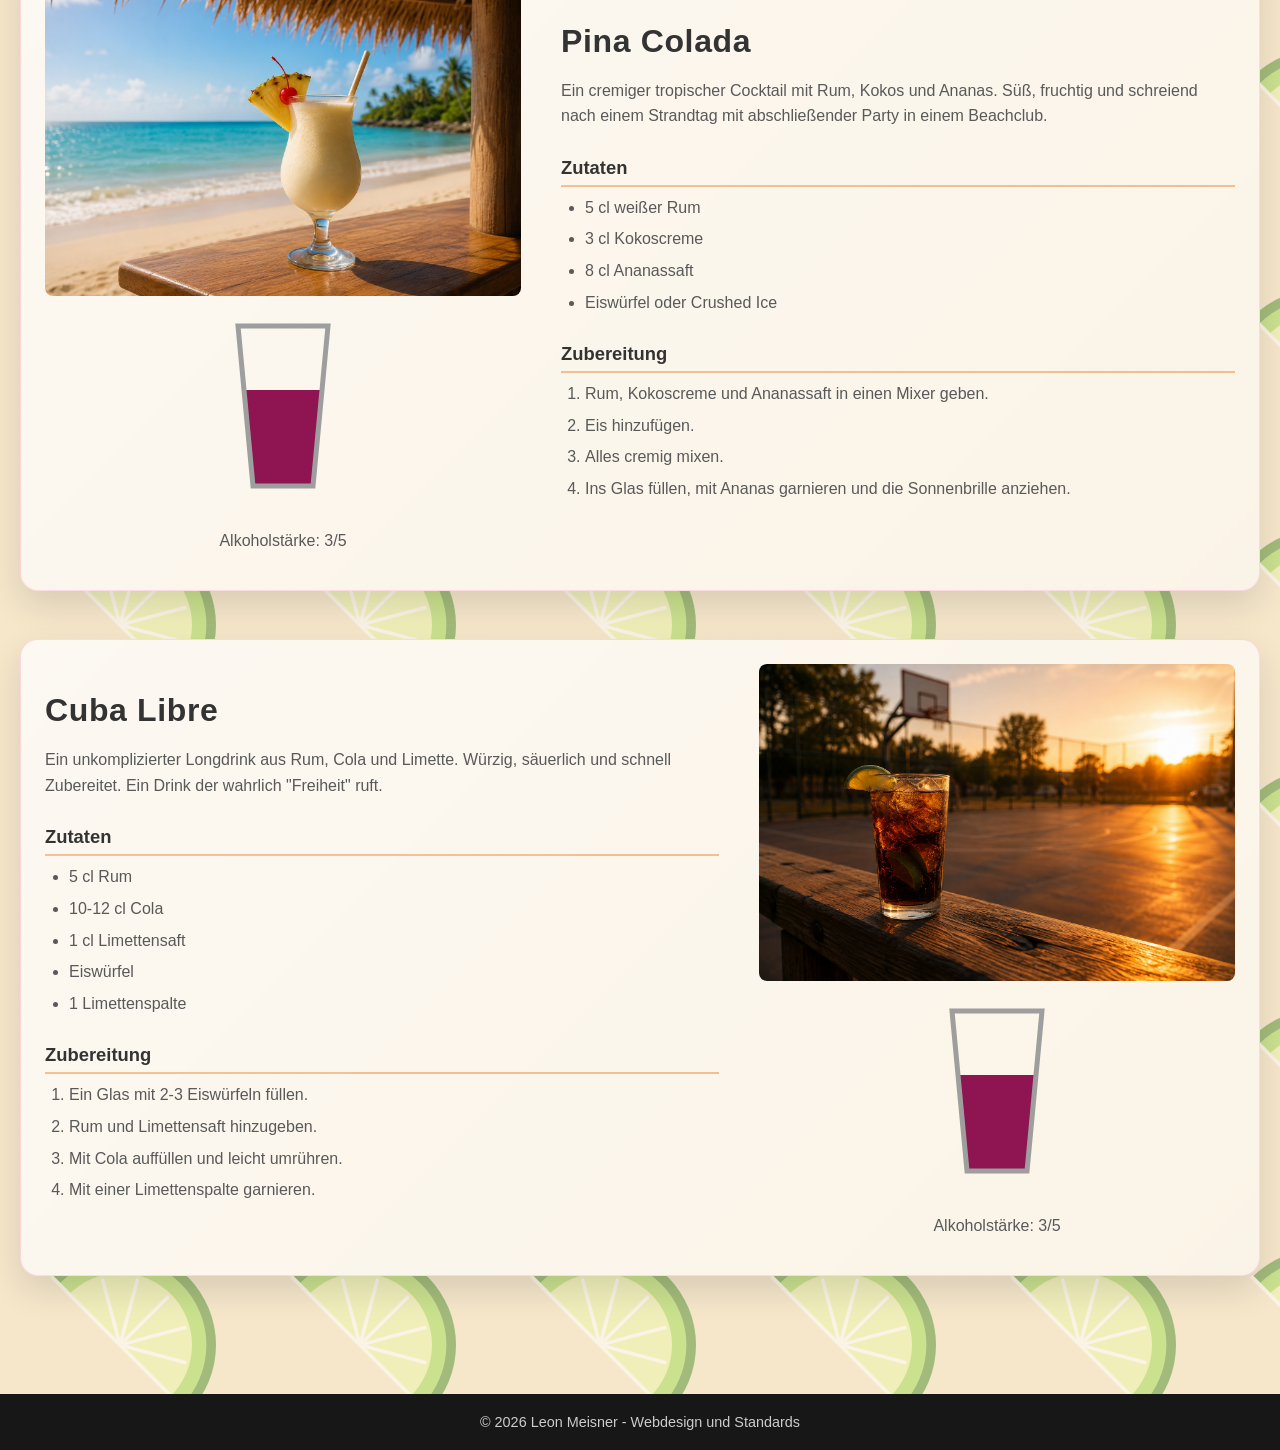
<file: LeonMeisner/cocktails.html>
<!DOCTYPE html>
<html lang="de">

<head>
    <meta charset="UTF-8">
    <title>Cocktails | Leon Meisner</title>
    <meta name="author" content="Leon Meisner">
    <meta name="description" 
    content="Eine Auswahl an Cocktailrezepten für warme und kalte Jaheszeiten.">
    <meta name="keywords" 
    content="Cocktails, Winterzauber, Rezepte, Sommerfrische, Webdesign">
    <meta name="viewport" 
    content="width=device-width, initial-scale=1.0">
    <link rel="stylesheet" href="css/style.css">
</head>

<body>

    <header>
        <nav aria-label="Hauptnavigation">
            <a href="#home">Home</a>
            <a href="#winterzauber">Winterzauber</a>
            <a href="#sommerfrische">Sommerfrische</a>
            <button id="muteButton" type="button">
                Ton an
            </button>
        </nav>
    </header>

    <main>
        <section id="home">
            <h1>Cocktail-Guide</h1>
            <p>Entdecke ausgewählte Cocktailrezepte für warme Sommerabende und kalte Wintertage. Werde mit Hilfe der Rezepte zum besten Barkeeper jeder Jahreszeit.</p>

            <figure class="home-video">
                <video controls preload="metadata">
                    <source src="assets/video/cocktails.mp4" type="video/mp4">
                    <source src="assets/video/cocktails.mov" type="video/mov">
                    <source src="assets/video/cocktails.webm" type="video/webm">
                    Dein Browser unterstützt das Videoformat nicht.
                </video>

                <figcaption>
                Genau so schön fühlt sich das Leben mit einem guten Cocktail an.
                </figcaption>
            </figure>
            <a class="pdf-download" href="assets/pdf/cocktail.pdf"
            download="cocktail.pdf">
                Cocktail-Guide herunterladen
            </a>
        </section>

        <div class="home-winter-transition"></div>

        <section id="winterzauber" class="season winter">
            <h2>Winterzauber</h2>
            <article class="cocktail">
                <div class="cocktail-media">
                    <img src="assets/images/whiterussian.jpg" alt="White Russian im Glas">
                    <canvas id="whiteRussianCanvas" width="160" height="220"></canvas>
                    <p class="strength-label">Alkoholstärke: 4/5</p>
                </div>
                <div class="cocktail-content">
                    <h3>White Russian</h3>

                    <p>
                     Ein cremiger Cocktail aus Vodka, Kaffeelikör und Sahne.
                     Kräftig, süßlich und besonders passend für kalte, verschneite Abende, um die Seele zu wärmen.
                    </p>

                    <h4>Zutaten</h4>
                    <ul>
                        <li>4 cl Vodka</li>
                        <li>2 cl Kaffeelikör</li>
                        <li>3 cl Sahne</li>
                        <li>Eiswürfel</li>
                    </ul>

                    <h4>Zubereitung</h4>
                    <ol>
                        <li>Ein Glas mit 2-3 Eiswürfeln füllen.</li>
                        <li>Vodka und Kaffeelikör hinzugeben.</li>
                        <li>Die Sahne vorsichtig darübergeben.</li>
                        <li>Langsam umrühren und genießen.</li>
                    </ol>
                </div>
            </article>

            <article class="cocktail reverse">
                <div class="cocktail-media">
                    <img src="assets/images/gluehwein.jpg" alt="Glühwein im Becher">
                    <canvas id="gluehweinCanvas" width="160" height="220" aria-label="Grafische Darstellung der Alkoholstärke"></canvas>
                    <p class="strength-label">Alkoholstärke: 3/5</p>
                </div>
                <div class="cocktail-content">
                    <h3>Glühwein</h3>

                    <p>
                        Ein wohlig warmes, würziges Getränk auf Rotweinbasis mit winterlichen Gewürzen und Zitrusnote. Ein Klassiker für kalte Winterabende oder einen Weihnachtsmarktspaziergang.
                    </p>

                    <h4>Zutaten</h4>
                    <ul>
                        <li>200 ml Rotwein</li>
                        <li>1 Orangenscheibe</li>
                        <li>1 Zimtstange</li>
                        <li>2 Gewürznelken</li>
                        <li>1-2 TL Zucker</li>
                    </ul>

                    <h4>Zubereitung</h4>
                    <ol>
                        <li>Rotwein in einem Topf langsam erhitzen, aber nicht kochen.</li>
                        <li>Orange, Zimt und Nelken hinzugeben.</li>
                        <li>Etwa 10 Minuten bei niedriger Temperatur ziehen lassen.</li>
                        <li>Nach eigenem Geschmack mit Zucker süßen.</li>
                        <li>Gewürze entfernen und heiß servieren.</li>
                    </ol>
                </div>
            </article>

            <article class="cocktail">
                    <div class="cocktail-media">
                    <img src="assets/images/irishcoffee.jpg" alt="Irish Coffee im Glas">
                    <canvas id="irishCoffeeCanvas" width="160" height="220" aria-label="Grafische Darstellung der Alkoholstärke"></canvas>
                    <p class="strength-label">Alkoholstärke: 2/5</p>
                </div>
                <div class="cocktail-content">
                    <h3>Irish Coffee</h3>

                    <p>
                        Eine Kombination aus heißem Kaffee, Irish Whiskey und leicht geschlagener Sahne. Kräftig, wärmend und mit starken Kaffee- und Whiskeynoten.
                    </p>

                    <h4>Zutaten</h4>
                    <ul>
                        <li>4 cl Irish Whiskey</li>
                        <li>120 ml heißer Kaffee</li>
                        <li>2 TL brauner Zucker</li>
                        <li>Leicht geschlagene Sahne</li>
                    </ul>

                    <h4>Zubereitung</h4>
                    <ol>
                        <li>Den braunen Zucker in ein hitzebeständiges Glas geben.</li>
                        <li>Heißen Kaffee hinzufügen und den Zucker darin auflösen.</li>
                        <li>Irish Whiskey damit verrühren.</li>
                        <li>Zum Schluss die Sahne vorsichtig auf den Kaffee geben und genießen.</li>
                    </ol>
                </div>
            </article>
        </section>

            <div class="season-transition" aria-hidden="true"></div>

        <section id="sommerfrische" class="season summer">
            <h2>Sommerfrische</h2>
                <article class="cocktail reverse">
                <div class="cocktail-media">
                    <img src="assets/images/mojito.jpg" alt="Mojito im Glas">
                    <canvas id="mojitoCanvas" width="160" height="220" aria-label="Grafische Darstellung der Alkoholstärke"></canvas>
                    <p class="strength-label">Alkoholstärke: 3/5</p>
                </div>
                <div class="cocktail-content">
                    <h3>Mojito</h3>

                    <p>
                        Ein fantastischer Cocktail aus Rum, Limette und Minze. Die perfekte Kombination aus säuerlich und abenteuerlich für warme Sommertage.
                    </p>

                    <h4>Zutaten</h4>
                    <ul>
                        <li>5 cl weißer Rum</li>
                        <li>2,5 cl Limettensaft</li>
                        <li>2 TL Rohrzucker</li>
                        <li>6-8 Minzblätter</li>
                        <li>Sodawasser</li>
                        <li>Crushed Ice</li>
                    </ul>

                    <h4>Zubereitung</h4>
                    <ol>
                        <li>Limettensaft und Rohrzucker in ein Glas geben.</li>
                        <li>Minze hinzufügen und vorsichtig andrücken.</li>
                        <li>Das Glas mit Crushed Ice füllen.</li>
                        <li>Rum hinzugeben und mit Sodawasser auffüllen.</li>
                        <li>Vorsichtig umrühren und mit Minze garnieren.</li>
                    </ol>
                </div>
            </article>

            <article class="cocktail" >
                <div class="cocktail-media">
                    <img src="assets/images/pinacolada.jpg" alt="Pina Colada im Glas">
                    <canvas id="pinaColadaCanvas" width="160" height="220" aria-label="Grafische Darstellung der Alkoholstärke"></canvas>
                    <p class="strength-label">Alkoholstärke: 3/5</p>
                </div>
                <div class="cocktail-content">
                    <h3>Pina Colada</h3>

                    <p>
                        Ein cremiger tropischer Cocktail mit Rum, Kokos und Ananas. Süß, fruchtig und schreiend nach einem Strandtag mit abschließender Party in einem Beachclub.
                    </p>

                    <h4>Zutaten</h4>
                    <ul>
                        <li>5 cl weißer Rum</li>
                        <li>3 cl Kokoscreme</li>
                        <li>8 cl Ananassaft</li>
                        <li>Eiswürfel oder Crushed Ice</li>
                    </ul>

                    <h4>Zubereitung</h4>
                    <ol>
                        <li>Rum, Kokoscreme und Ananassaft in einen Mixer geben.</li>
                        <li>Eis hinzufügen.</li>
                        <li>Alles cremig mixen.</li>
                        <li>Ins Glas füllen, mit Ananas garnieren und die Sonnenbrille anziehen.</li>
                    </ol>
                </div>
            </article>

            <article class="cocktail reverse">
                <div class="cocktail-media">
                    <img src="assets/images/cubalibre.jpg" alt="Cuba Libre im Glas">
                    <canvas id="cubaLibreCanvas" width="160" height="220" aria-label="Grafische Darstellung der Alkoholstärke"></canvas>
                    <p class="strength-label">Alkoholstärke: 3/5</p>
                </div>
                <div class="cocktail-content">
                    <h3>Cuba Libre</h3>

                    <p>
                        Ein unkomplizierter Longdrink aus Rum, Cola und Limette. Würzig, säuerlich und schnell Zubereitet. Ein Drink der wahrlich "Freiheit" ruft.
                    </p>

                    <h4>Zutaten</h4>
                    <ul>
                        <li>5 cl Rum</li>
                        <li>10-12 cl Cola</li>
                        <li>1 cl Limettensaft</li>
                        <li>Eiswürfel</li>
                        <li>1 Limettenspalte</li>
                    </ul>

                    <h4>Zubereitung</h4>
                    <ol>
                        <li>Ein Glas mit 2-3 Eiswürfeln füllen.</li>
                        <li>Rum und Limettensaft hinzugeben.</li>
                        <li>Mit Cola auffüllen und leicht umrühren.</li>
                        <li>Mit einer Limettenspalte garnieren.</li>
                    </ol>
                </div>
            </article>
        </section>
    </main>

    <footer>
        <p>&copy; 2026 Leon Meisner - Webdesign und Standards</p>
    </footer>

    <audio id="navSound" preload="auto">
        <source src="assets/audio/navsound.m4a" type="audio/mp4">
        <source src="assets/audio/navsound.mp3" type="audio/mpeg">
        <source src="assets/audio/navsound.ogg" type="audio/ogg">
        Dein Browser unterstützt das Audioformat nicht.
    </audio>
    
    <script src="js/canvas.js"></script>
    <script src="js/audio.js"></script>

</body>

</html>
</file>
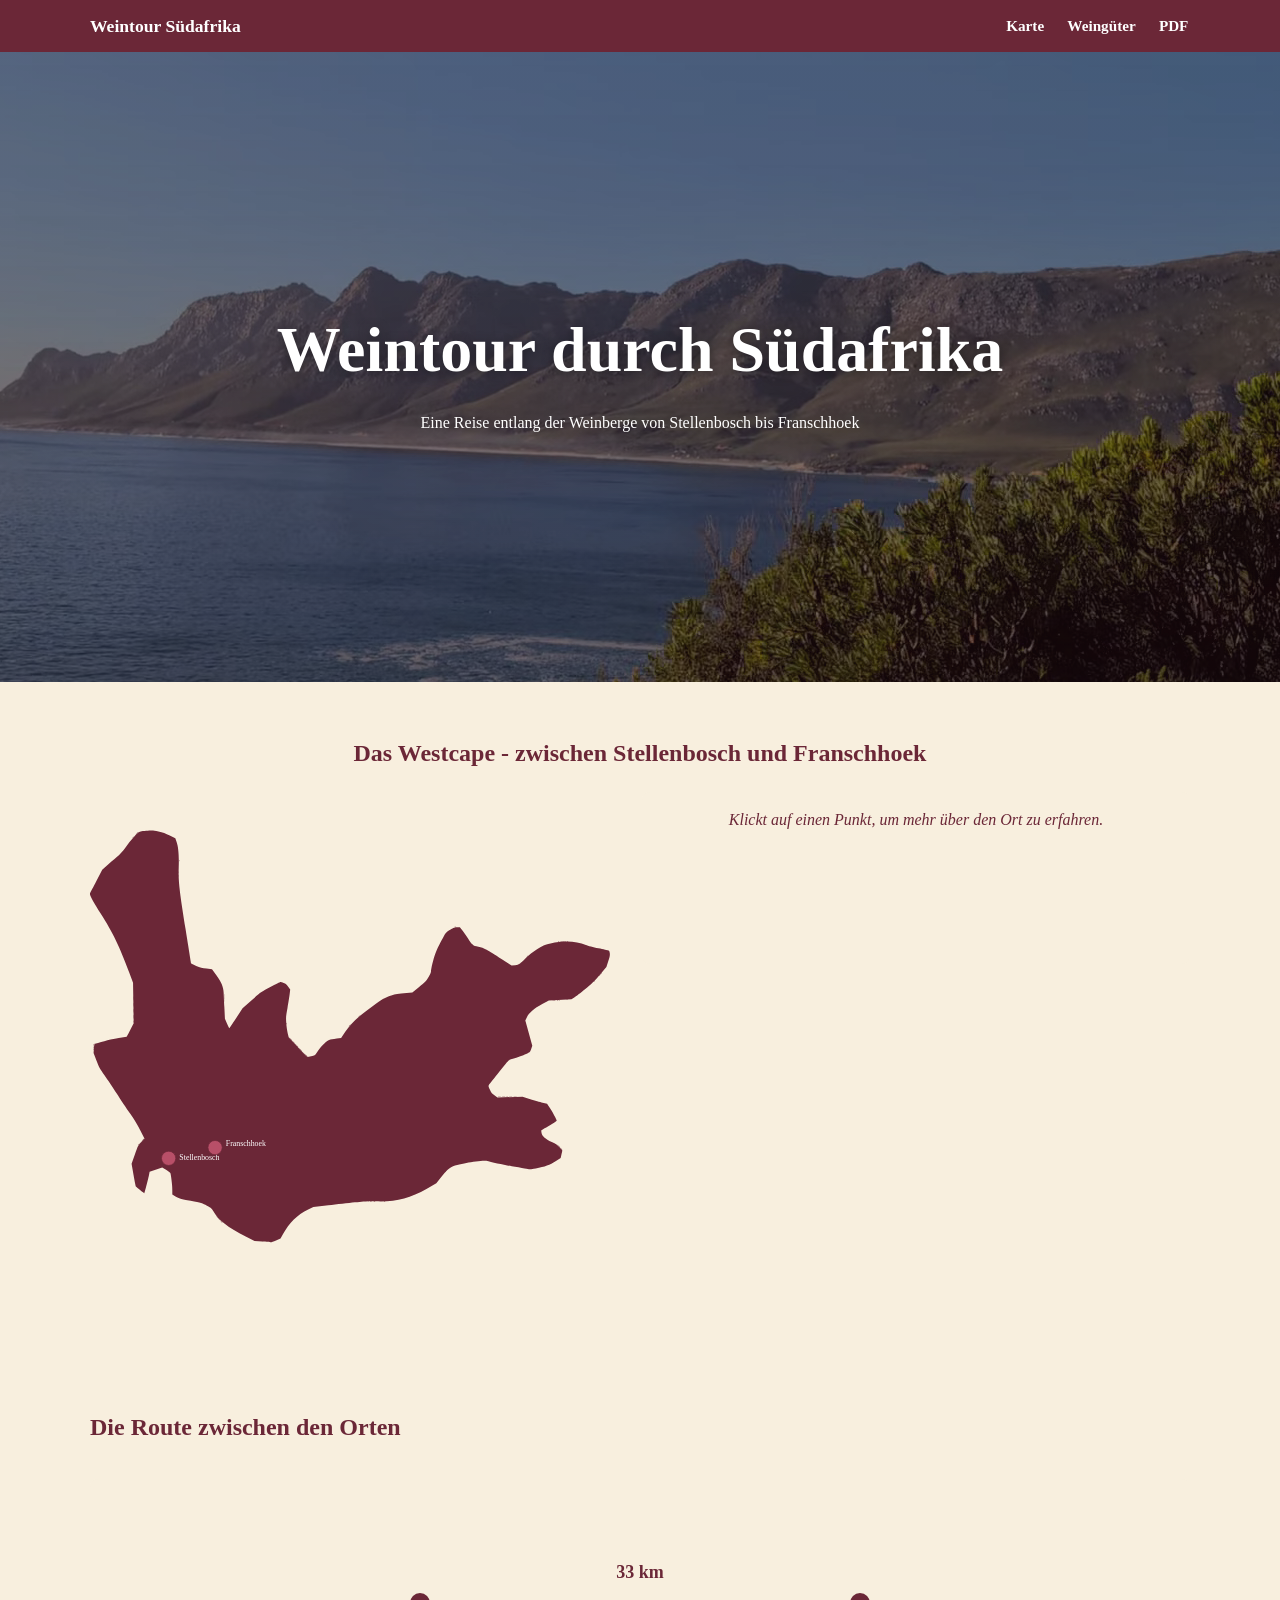
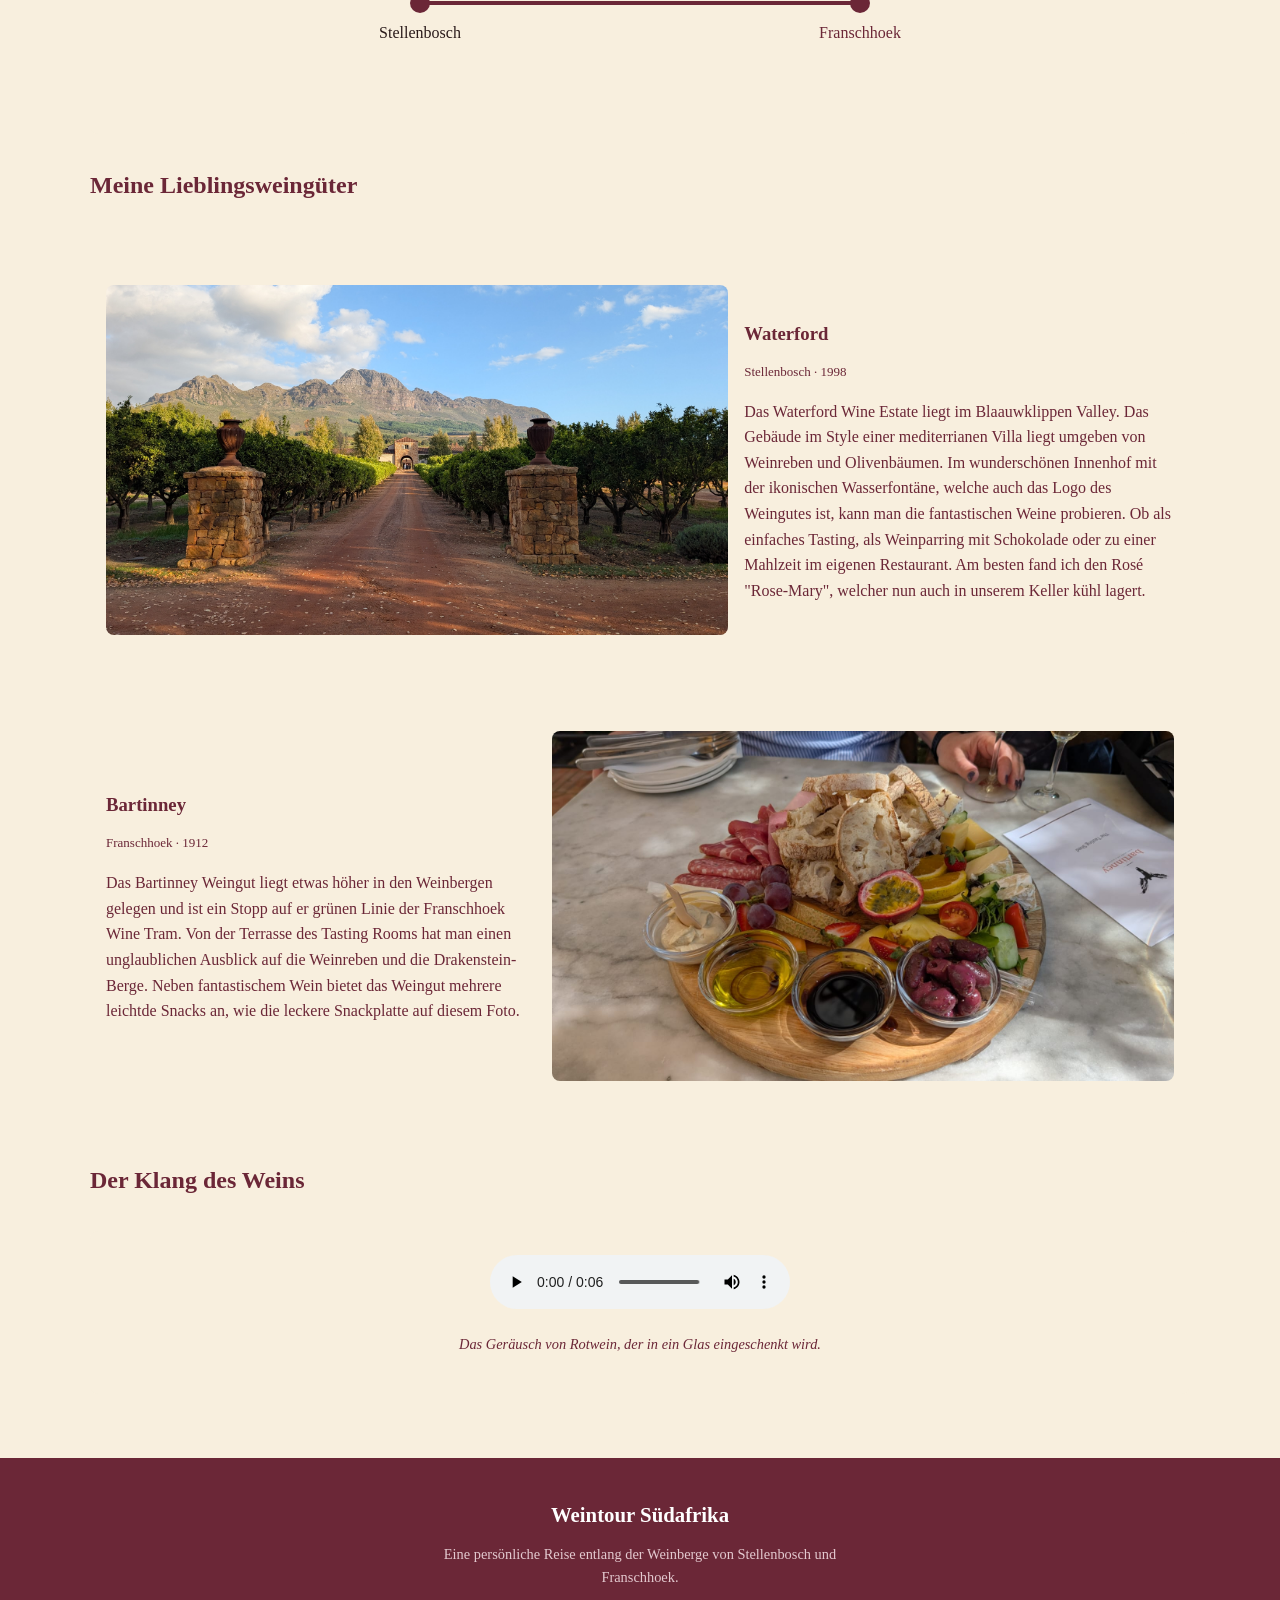
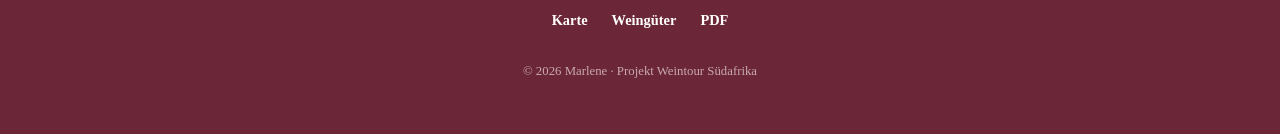
<file: MarleneGlaab/Marlene.html>
<!DOCTYPE html>
<html lang="de">
<head>
    <meta charset="UTF-8">
    <meta name="viewport" content="width=device-width, initial-scale=1.0">
    <title>Marlene - Weintour durch Südafrika</title>
    <link rel="stylesheet" href="Marlene.css"> 
</head>

<body>
    <header class="site-nav">
    <div class="nav-wrapper">
    <span class="nav-logo">Weintour Südafrika</span>
    <nav aria-label="Hauptnavigation">
      <ul>
        <li><a href="#karte-heading">Karte</a></li>
        <li><a href="#weingueter-heading">Weingüter</a></li>
       <li>
        <a href="assets/pdf/Weintour_durch_Suedafrika.pdf" download="Weintour_durch_Suedafrika.pdf">
        PDF <span class="sr-only"></span>
        </a>
      </li>
      </ul>
    </nav>
    </div>
    </header>

    <header class="hero">
  
       <video class="hero-video" autoplay muted loop playsinline>
        <source src="assets/video/sceneryshot.mp4" type="video/mp4">
        <source src="assets/video/sceneryshot.webm" type="video/webm">
        <source src="assets/video/sceneryshot.mov" type="video/mov">
       </video>

       <div class="hero-overlay"></div>

       <div class="hero-content">
        <h1>Weintour durch Südafrika</h1>
        <p>Eine Reise entlang der Weinberge von Stellenbosch bis Franschhoek</p>
       </div>
    </header>

    <section class="karten-sektion" aria-labelledby="karte-heading">
        <h2 id="karte-heading">Das Westcape - zwischen Stellenbosch und Franschhoek</h2>
         <script src="assets/SVG/Karte.js"></script>

        <div class="karte-flex">

            <svg class="karten-svg" viewBox="0 0 1455 1455" xmlns="http://www.w3.org/2000/svg"
                 role="img" aria-label="Karte der Kaperegion mit den besuchten Orten, klickbar für kurze Einführung">


            
                <g transform="matrix(1.3965 0 0 1.5203 -273.47 -267.94)" fill="#6b2737">
                  <path d="m784.25 930.31c0.9625-0.25152 2.5375-0.25152 3.5 0 0.9625 0.25153 0.175 0.45733-1.75 0.45733s-2.7125-0.2058-1.75-0.45733zm-492.25-104.69c0-0.20765 0.7875-0.99515 1.75-1.75 1.5861-1.2439 1.6214-1.2085 0.37756 0.37756-1.3064 1.6658-2.1276 2.1955-2.1276 1.3724zm335.87-165.37c-1.2439-1.5861-1.2085-1.6214 0.37756-0.37756 0.9625 0.75485 1.75 1.5424 1.75 1.75 0 0.82304-0.82119 0.29331-2.1276-1.3724zm-38.793-57.833c0.048-1.165 0.28494-1.4019 0.60416-0.60417 0.28887 0.72187 0.25335 1.5844-0.0789 1.9167-0.33229 0.33229-0.56864-0.25834-0.52522-1.3125zm-124.92-52.417c0-1.375 0.22698-1.9375 0.50439-1.25s0.27741 1.8125 0 2.5-0.50439 0.125-0.50439-1.25zm-91.079-219.58c0.048-1.165 0.28494-1.4019 0.60416-0.60417 0.28887 0.72187 0.25335 1.5844-0.0789 1.9167-0.33229 0.33229-0.56864-0.25834-0.52522-1.3125zm-84.079-77.794c0-0.20765 0.7875-0.99515 1.75-1.75 1.5861-1.2439 1.6214-1.2085 0.37756 0.37756-1.3064 1.6658-2.1276 2.1955-2.1276 1.3724z"/>
                  <path d="m1013.8 737.29c1.2375-0.23836 3.2625-0.23836 4.5 0 1.2375 0.23835 0.225 0.43337-2.25 0.43337s-3.4875-0.19502-2.25-0.43337zm-402.88-93.044c-1.2439-1.5861-1.2085-1.6214 0.37756-0.37756 0.9625 0.75485 1.75 1.5424 1.75 1.75 0 0.82304-0.82119 0.29331-2.1276-1.3724zm-328.64-45.25c0-1.925 0.2058-2.7125 0.45733-1.75 0.25152 0.9625 0.25152 2.5375 0 3.5-0.25153 0.9625-0.45733 0.175-0.45733-1.75zm852.58-39.683c0.7219-0.28887 1.5844-0.25335 1.9167 0.0789 0.3323 0.33229-0.2584 0.56864-1.3125 0.52522-1.165-0.048-1.4019-0.28494-0.6042-0.60416zm-670.73-5.9002c0.048-1.165 0.28494-1.4019 0.60416-0.60417 0.28887 0.72187 0.25335 1.5844-0.0789 1.9167-0.33229 0.33229-0.56864-0.25834-0.52522-1.3125zm669.19-102.11c0.973-0.25354 2.323-0.23687 3 0.0371 0.6771 0.27393-0.119 0.48137-1.769 0.46099-1.65-0.0204-2.2039-0.2445-1.231-0.49804z"/>
                  <path d="m449.4 957.75-1.905-2.25 2.25 1.905c2.1144 1.7902 2.7052 2.595 1.905 2.595-0.18976 0-1.2023-1.0125-2.25-2.25zm298.35-28.412c0.6875-0.27741 1.8125-0.27741 2.5 0s0.125 0.50439-1.25 0.50439-1.9375-0.22698-1.25-0.50439zm274.51-192.06c1.5201-0.22986 3.7701-0.22371 5 0.0136 1.23 0.23736-0.014 0.42542-2.7637 0.41792-2.75-8e-3 -3.7563-0.20172-2.2363-0.43157zm-414.86-96.532-1.905-2.25 2.25 1.905c2.1144 1.7902 2.7052 2.595 1.905 2.595-0.18976 0-1.2023-1.0125-2.25-2.25zm-404.4 0.30902c0-0.51754 0.44485-1.2159 0.98855-1.5519 0.56686-0.35034 0.7345 0.0511 0.39301 0.94098-0.66479 1.7324-1.3816 2.0494-1.3816 0.61096zm79.32-51.059c0-3.575 0.1815-5.0375 0.40333-3.25 0.22182 1.7875 0.22182 4.7125 0 6.5-0.22183 1.7875-0.40333 0.325-0.40333-3.25zm849.49-30.683c0.7219-0.28887 1.5844-0.25335 1.9167 0.0789 0.3323 0.33229-0.2584 0.56864-1.3125 0.52522-1.165-0.048-1.4019-0.28494-0.6042-0.60416zm-667.65-2.3169c0-1.375 0.22698-1.9375 0.50439-1.25s0.27741 1.8125 0 2.5-0.50439 0.125-0.50439-1.25zm686.65 1.3169c0.7219-0.28887 1.5844-0.25335 1.9167 0.0789 0.3323 0.33229-0.2584 0.56864-1.3125 0.52522-1.165-0.048-1.4019-0.28494-0.6042-0.60416zm-12.544-107.01c0.973-0.25354 2.323-0.23687 3 0.0371 0.6771 0.27393-0.119 0.48137-1.769 0.46099-1.65-0.0204-2.2039-0.2445-1.231-0.49804z"/>
                  <path d="m453.4 961.75-1.905-2.25 2.25 1.905c2.1144 1.7902 2.7052 2.595 1.905 2.595-0.18976 0-1.2023-1.0125-2.25-2.25zm298.35-32.412c0.6875-0.27741 1.8125-0.27741 2.5 0s0.125 0.50439-1.25 0.50439-1.9375-0.22698-1.25-0.50439zm278.52-192.03c0.973-0.25354 2.323-0.23687 3 0.0371 0.6771 0.27393-0.119 0.48137-1.769 0.46099-1.65-0.0204-2.2039-0.2445-1.231-0.49804zm-414.4-88.057c-1.2439-1.5861-1.2085-1.6214 0.37756-0.37756 0.9625 0.75485 1.75 1.5424 1.75 1.75 0 0.82304-0.82119 0.29331-2.1276-1.3724zm-412.79-5.8333c0.048-1.165 0.28494-1.4019 0.60416-0.60417 0.28887 0.72187 0.25335 1.5844-0.0789 1.9167-0.3323 0.33229-0.56864-0.25834-0.52522-1.3125zm399.85-7.1667-2.4243-2.75 2.75 2.4243c1.5125 1.3334 2.75 2.5709 2.75 2.75 0 0.78428-0.8098 0.14598-3.0757-2.4243zm-320.61-57.75c6e-3 -3.3 0.1923-4.5294 0.41486-2.7321s0.21797 4.4974-0.0102 6c-0.22818 1.5026-0.41027 0.0321-0.40466-3.2679zm181.77-18.083c0.048-1.165 0.28494-1.4019 0.60416-0.60417 0.28887 0.72187 0.25335 1.5844-0.0789 1.9167-0.33229 0.33229-0.56864-0.25834-0.52522-1.3125zm678.73-109.1c0.7219-0.28887 1.5844-0.25335 1.9167 0.0789 0.3323 0.33229-0.2584 0.56864-1.3125 0.52522-1.165-0.048-1.4019-0.28494-0.6042-0.60416zm-769.73-127.9c0.048-1.165 0.28494-1.4019 0.60416-0.60417 0.28887 0.72187 0.25335 1.5844-0.0789 1.9167-0.33229 0.33229-0.56864-0.25834-0.52522-1.3125z"/>
                  <path d="m457.92 966.25-2.4243-2.75 2.75 2.4243c2.5703 2.2659 3.2086 3.0757 2.4243 3.0757-0.17912 0-1.4166-1.2375-2.75-2.75zm298.84-36.957c1.2439-0.23919 3.0439-0.23011 4 0.0202 0.95609 0.25029-0.0617 0.446-2.2617 0.4349-2.2-0.0111-2.9822-0.21589-1.7383-0.45508zm377.68-101.54-2.9371-3.25 3.25 2.9371c3.0295 2.7378 3.7097 3.5629 2.9371 3.5629-0.1721 0-1.6346-1.4625-3.25-3.25zm-98.173-90.468c1.5201-0.22986 3.7701-0.22371 5 0.0136 1.23 0.23736-0.014 0.42542-2.7637 0.41792-2.75-8e-3 -3.7563-0.20172-2.2363-0.43157zm-417.39-85.032c-1.2439-1.5861-1.2085-1.6214 0.37756-0.37756 0.9625 0.75485 1.75 1.5424 1.75 1.75 0 0.82304-0.82119 0.29331-2.1276-1.3724zm-415.79-5.8333c0.048-1.165 0.28494-1.4019 0.60416-0.60417 0.28887 0.72187 0.25335 1.5844-0.0789 1.9167-0.3323 0.33229-0.56864-0.25834-0.52522-1.3125zm394.36-15.667-2.9371-3.25 3.25 2.9371c3.0295 2.7378 3.7096 3.5629 2.9371 3.5629-0.1721 0-1.6346-1.4625-3.25-3.25zm-315.13-63.25c6e-3 -3.3 0.1923-4.5294 0.41486-2.7321s0.21797 4.4974-0.0102 6c-0.22818 1.5026-0.41027 0.0321-0.40466-3.2679zm843.44-8.1623c0.6875-0.27741 1.8125-0.27741 2.5 0s0.125 0.50439-1.25 0.50439-1.9375-0.22698-1.25-0.50439zm79.25-33.715c0-0.20765 0.7875-0.99515 1.75-1.75 1.5861-1.2439 1.6214-1.2085 0.3776 0.37756-1.3064 1.6658-2.1276 2.1955-2.1276 1.3724zm14-15c0-0.20765 0.7875-0.99515 1.75-1.75 1.5861-1.2439 1.6214-1.2085 0.3776 0.37756-1.3064 1.6658-2.1276 2.1955-2.1276 1.3724zm-72.731-59.315c0.973-0.25354 2.323-0.23687 3 0.0371 0.6771 0.27393-0.119 0.48137-1.769 0.46099-1.65-0.0204-2.2039-0.2445-1.231-0.49804zm-219.46-26.99c0.72187-0.28887 1.5844-0.25335 1.9167 0.0789 0.33229 0.33229-0.25834 0.56864-1.3125 0.52522-1.165-0.048-1.4019-0.28494-0.60417-0.60416zm-552.73-121.9c0.048-1.165 0.28494-1.4019 0.60416-0.60417 0.28887 0.72187 0.25335 1.5844-0.0789 1.9167-0.33229 0.33229-0.56864-0.25834-0.52522-1.3125zm-93.079-41.794c0-0.20765 0.7875-0.99515 1.75-1.75 1.5861-1.2439 1.6214-1.2085 0.37756 0.37756-1.3064 1.6658-2.1276 2.1955-2.1276 1.3724z"/>
                  <path d="m763.76 929.29c1.2439-0.23919 3.0439-0.23011 4 0.0202 0.95609 0.25029-0.0617 0.446-2.2617 0.4349-2.2-0.0111-2.9822-0.21589-1.7383-0.45508zm-403.34-12.626c-0.28146-0.73347-0.37571-5.121-0.20945-9.75l0.30229-8.4164 0.49084 9.7522c0.48751 9.6862 0.39825 10.973-0.58368 8.4142zm546.57-41.044c0-0.20765 0.7875-0.99515 1.75-1.75 1.5861-1.2439 1.6214-1.2085 0.37756 0.37756-1.3064 1.6658-2.1276 2.1955-2.1276 1.3724zm232.4-42.872-1.905-2.25 2.25 1.905c2.1144 1.7902 2.7052 2.595 1.905 2.595-0.1898 0-1.2023-1.0125-2.25-2.25zm-839.36-14.303c2.4476-2.779 4.6534-4.9007 4.9019-4.7149 0.24847 0.18577-1.7541 2.4595-4.4501 5.0527l-4.9019 4.7149zm745.21-81.165c1.5201-0.22986 3.7701-0.22371 5 0.0136 1.23 0.23736-0.014 0.42542-2.7637 0.41792-2.75-8e-3 -3.7563-0.20172-2.2363-0.43157zm-421.83-80.532-2.9371-3.25 3.25 2.9371c3.0295 2.7378 3.7096 3.5629 2.9371 3.5629-0.1721 0-1.6346-1.4625-3.25-3.25zm-420.36-7.3333c0.048-1.165 0.28494-1.4019 0.60416-0.60417 0.28887 0.72187 0.25335 1.5844-0.0789 1.9167-0.3323 0.33229-0.56864-0.25834-0.52522-1.3125zm512.42-43.417c0.99549-1.1 2.035-2 2.31-2s-0.31449 0.9-1.31 2-2.035 2-2.31 2 0.31449-0.9 1.31-2zm18.5-16.378c0-0.20765 0.7875-0.99515 1.75-1.75 1.5861-1.2439 1.6214-1.2085 0.37756 0.37756-1.3064 1.6658-2.1276 2.1955-2.1276 1.3724zm-451.68-33.622c0-3.575 0.1815-5.0375 0.40333-3.25 0.22182 1.7875 0.22182 4.7125 0 6.5-0.22183 1.7875-0.40333 0.325-0.40333-3.25zm840.49 3.3169c0.7219-0.28887 1.5844-0.25335 1.9167 0.0789 0.3323 0.33229-0.2584 0.56864-1.3125 0.52522-1.165-0.048-1.4019-0.28494-0.6042-0.60416zm93.688-46.317c0.9955-1.1 2.035-2 2.31-2s-0.3145 0.9-1.31 2-2.035 2-2.31 2 0.3145-0.9 1.31-2zm-158.5-21.378c0-0.20765 0.7875-0.99515 1.75-1.75 1.5861-1.2439 1.6214-1.2085 0.3776 0.37756-1.3064 1.6658-2.1276 2.1955-2.1276 1.3724zm13.5-12.622c0.9955-1.1 2.035-2 2.31-2s-0.3145 0.9-1.31 2-2.035 2-2.31 2 0.3145-0.9 1.31-2zm-109.63-21.75c-1.2439-1.5861-1.2085-1.6214 0.37756-0.37756 0.9625 0.75485 1.75 1.5424 1.75 1.75 0 0.82304-0.82119 0.29331-2.1276-1.3724zm189.4-5.943c0.973-0.25354 2.323-0.23687 3 0.0371 0.6771 0.27393-0.119 0.48137-1.769 0.46099-1.65-0.0204-2.2039-0.2445-1.231-0.49804z"/>
                  <path d="m541 1003.6-15.5-1.1378-17.712-8.1288c-34.941-16.036-55.529-30.698-64.448-45.896-3.4044-5.8015-4.0478-6.3276-13.21-10.802-8.8689-4.3315-11.451-5.0402-32.631-8.9571-19.607-3.626-23.959-4.7614-29.5-7.6978l-6.5-3.4444-0.22371-6.5c-0.3205-9.3121-3.3895-32.281-4.5035-33.705-0.51839-0.66259-4.3953-3.2289-8.6153-5.7029l-7.6728-4.4982-25.237 7.9673-1.2218 6.2193c-1.1757 5.9849-8.5495 32.576-9.2191 33.245-0.30022 0.30023-15.216-10.55-17.157-12.481-0.46746-0.46494-2.573-10.003-4.6789-21.195l-3.829-20.35 6.5708-17c6.5097-16.842 6.6306-17.056 13.012-23l6.4409-6-8.2102-15c-5.5953-10.223-12.328-20.414-21.138-32-7.1104-9.35-19.174-26-26.807-37s-18.521-25.93-24.195-33.179c-9.3182-11.905-10.872-14.515-16.068-27l-5.752-13.821 0.64862-8.2291c0.49765-6.3138 1.0218-8.3376 2.252-8.6952 15.808-4.5944 34.816-8.8752 47.463-10.689l15.86-2.2745 2.2224-3.5562c1.2223-1.9559 4.3946-7.5582 7.0494-12.45l4.8269-8.8934-1.2519-74.322-7.651-18.946c-19.551-48.413-32.936-73.796-57.559-109.15-13.806-19.824-22.206-34.241-21.173-36.337 0.44898-0.91037 6.1745-11.061 12.723-22.556l11.907-20.901 9.5559-8c5.2557-4.4 13.809-11.278 19.006-15.284 6.9352-5.3452 11.957-10.402 18.87-19 9.9998-12.438 19.813-22.96 24.754-26.542 2.4691-1.7898 5.3006-2.3606 16-3.2257 11.993-0.9697 13.891-0.87433 24.5 1.2313 8.7488 1.7364 14.166 3.5429 22.643 7.5511l11.143 5.2687 2.5743 6.5c3.6104 9.1162 5.0397 25.036 4.22 47-0.91421 24.495 1.0795 40.964 13.861 114.5 5.8314 33.55 10.774 61.485 10.983 62.078 0.20939 0.59281 4.8121 2.7558 10.228 4.8067 7.3993 2.8018 12.553 4.013 20.732 4.8717l10.884 1.1429 8.787 10.944c9.91 12.342 14.068 21.514 14.578 32.157 0.1581 3.3 0.7954 15.45 1.4162 27l1.1288 21 4.0768 8.75c2.2422 4.8125 4.3396 8.729 4.6609 8.7033 0.32129-0.0257 6.4342-8.2691 13.584-18.319l13-18.272 18.269-14.931c17.933-14.656 18.622-15.102 37.404-24.181 10.524-5.0875 19.659-9.25 20.299-9.25 0.6403 0 3.4942 0.69193 6.3419 1.5376 4.3554 1.2934 5.8106 2.3942 9.1621 6.931l3.9843 5.3934-0.98121 7.819c-0.53967 4.3004-2.5107 15.721-4.3802 25.379-3.1919 16.491-3.3459 18.227-2.5285 28.5 0.47874 6.0169 1.7605 14.315 2.8484 18.44l1.978 7.5 18.595 18.347c15.219 15.017 18.996 18.254 20.801 17.834 1.2132-0.28255 4.7973-1.0341 7.9645-1.67 5.714-1.1473 5.8029-1.2201 11.474-9.3831 3.8994-5.6129 8.089-10.091 13.186-14.093 7.8733-6.1822 8.2012-6.2972 24.322-8.5289l8.7401-1.21 7.9406-10.81c11.918-16.224 27.06-29.306 55.081-47.59 20.193-13.176 23.676-15.082 33.998-18.607 10.423-3.5592 13.102-4.0442 28.609-5.1808l17.109-1.254 13.578-10.274c11.812-8.9377 14.237-11.277 18.641-17.985 2.7844-4.2412 5.0667-8.8102 5.0717-10.153 0.0187-5.0523 4.9525-23.964 8.4888-32.538 3.983-9.6576 6.5659-14.585 15.676-29.904 5.8713-9.8728 6.0543-10.06 14.384-14.75 7.1947-4.0504 9.2386-4.75 13.877-4.75h5.4395l5.6014 6.6026c3.0808 3.6314 7.8158 9.8189 10.522 13.75 9.235 13.414 9.1772 13.37 21.002 15.726 12.103 2.4117 16.61 4.6102 47 22.926l19.5 11.753 7.2862-0.82196c8.2318-0.92864 8.2493-0.93939 21.376-13.052 6.721-6.2014 12.98-10.722 22.337-16.134 12.371-7.1546 13.677-7.6656 27-10.567 26.223-5.7112 51.967-4.7106 70.897 2.7554 4.0517 1.598 14.835 4.2035 25.103 6.0656 9.9 1.7954 18.948 3.6184 20.108 4.051 1.5433 0.57597 2.265 1.9459 2.6951 5.1155 0.467 3.4414-0.1702 6.4661-3.1078 14.754l-3.6951 10.425-13.5 14.483c-10.663 11.439-16.836 16.996-29.372 26.44-8.7298 6.5765-18.405 13.442-21.5 15.256l-5.6276 3.2984-45.266 2.0402-13.232 6.6306c-16.592 8.3145-26.889 16.494-31.059 24.671l-2.8911 5.6699 13.963 46.543-2.2066 5.6906c-2.1847 5.6342-2.2864 5.726-10.257 9.2672-7.0553 3.1343-13.755 5.2611-30.257 9.6055-3.7932 0.99855-6.0946 3.2914-23.418 23.331-10.566 12.223-19.892 23.023-20.723 24.001-1.3685 1.609-1.2021 2.4178 1.7558 8.532 2.7926 5.7726 4.1331 7.3148 9.2211 10.609l5.9536 3.8548 50.418-1.045 15.563 4.36c8.5597 2.398 19.612 5.2922 24.56 6.4316l8.9972 2.0715 5.3419 7.1384c4.7431 6.338 13.977 22.122 14.021 23.967 0.01 0.3837-3.9208 2.8037-8.7333 5.3778s-11.82 6.4623-15.573 8.6404l-6.823 3.9602 0.6376 4.162c0.9265 6.0474 7.2629 11.327 20.582 17.149 8.4839 3.7086 11.688 5.7214 15.904 9.9907l5.2799 5.3464-1.7009 6.9409-1.701 6.9409-10.178 6.0612c-11.387 6.7813-21.243 10.065-39.784 13.257-11.339 1.9519-11.448 1.9518-22.394-0.0235-6.05-1.0917-17.525-2.8767-25.5-3.9666-12.701-1.7358-41.078-7.3222-50.883-10.017-4.2371-1.1645-26.754 1.007-40.117 3.8687-5.225 1.119-13.513 2.7688-18.418 3.6662-12.119 2.2173-19.411 7.3273-32.369 22.683l-9.4922 11.249-18.906 9.7387c-35.877 18.481-63.209 24.663-102.82 23.256-16.109-0.57223-21.473-0.32571-41.5 1.9072-12.65 1.4104-36.534 3.9127-53.076 5.5606l-30.076 2.9962-11.345 5.055c-20.577 9.1685-36.855 23.978-49.686 45.202l-4.7137 7.7974-9.0515 3.5037c-4.9783 1.927-9.7265 3.4354-10.551 3.3518-0.825-0.084-8.475-0.6638-17-1.2896z"/>
                </g>

                 <g class="marker" tabindex="0" role="button"
                    aria-label="Kurzinfo zu Stellenbosch anzeigen"
                    data-ort="Stellenbosch  - gegründet 1692"
                    data-intro="Die Universitätsstadt, lädt mit ihren zahlreichen Cafés, Restaurants und Geschäften zum bummeln und verweilen ein. Eingebetet von Weinbergen und Weingütern liegt dieses historische Städtschen nur 45 Minuten von Kapstadt entfernt, in der Provinze Westcape. "
                    data-bild="assets/img/stellenbosch.jpg">
                    <circle cx="220" cy="1025" r="20"></circle>
                    <text x="250" y="1029">Stellenbosch</text>
                </g>

                <g class="marker" tabindex="0" role="button"
                    aria-label="Kurzinfo zu Franschhoek anzeigen"
                    data-ort="Franschhoek   - gegründet 1688"
                    data-intro="Das von französischen Hugenotten gegründete Städtchen, ist ca. 30 Kilometer von Stellenbosch entfernt. In Franschhoek ist der Startpunkt der Wine Tram. Auf verscheidenen Linien, werden einige der schönsten Weingüter angefahren. Dort kann man die hervorragenden Weine probieren. Auch ist Franschhoek bekannt für die zahlreichen Boutiquen und ausgezeichneten Restaurants."
                    data-bild="assets/img/franschhoek.jpg">
                    <circle cx="350" cy="995" r="20"></circle>
                    <text x="380" y="990">Franschhoek</text>
                </g>

            </svg>


          

        
            <div class="orts-info" id="ortsInfo">
                 <p class="placeholder">Klickt auf einen Punkt, um mehr über den Ort zu erfahren.</p>
            </div>

        </div>

    </section>

  
        <section id="canvas-sektion" aria-labelledby="canvas-heading">
            <h2 id="canvas-heading">Die Route zwischen den Orten</h2>
            <div class="media-box">
            <canvas id="routenCanvas" width="600" height="200"
             role="img" aria-label="Animierte Darstellung der Strecke zwischen Stellenbosch und Franschhoek, etwa 33 Kilometer">
             Ihr Browser unterstützt Canvas nicht.
            </canvas>
              </div>
        </section>
           
   
    <section class="weingueter-sektion" aria-labelledby="weingueter-heading">
   <h2 id="weingueter-heading">Meine Lieblingsweingüter</h2>

  <article class="winery">
    <img src="assets/img/waterford.jpg" alt="Das Waterford-Weingut" class="winery-img">
    <div class="winery-text">
      <h3>Waterford</h3>
      <p class="winery-meta">Stellenbosch · 1998</p>
      <p>Das Waterford Wine Estate liegt im Blaauwklippen Valley. Das Gebäude im Style einer mediterrianen Villa liegt umgeben von Weinreben und Olivenbäumen. Im wunderschönen Innenhof mit der ikonischen Wasserfontäne, welche auch das Logo des Weingutes ist, kann man die fantastischen Weine probieren. Ob als einfaches Tasting, als Weinparring mit Schokolade oder zu einer Mahlzeit im eigenen Restaurant. Am besten fand ich den Rosé "Rose-Mary", welcher nun auch in unserem Keller kühl lagert.</p>
    </div>
  </article>

  <article class="winery winery--reverse">
    <img src="assets/img/Bartinney.jpg" alt="Snackplatte" class="winery-img">
    <div class="winery-text">
      <h3>Bartinney</h3>
      <p class="winery-meta">Franschhoek · 1912</p>
      <p>Das Bartinney Weingut liegt etwas höher in den Weinbergen gelegen und ist ein Stopp auf er grünen Linie der Franschhoek Wine Tram. Von der Terrasse des Tasting Rooms hat man einen unglaublichen Ausblick auf die Weinreben und die Drakenstein-Berge. Neben fantastischem Wein bietet das Weingut mehrere leichtde Snacks an, wie die leckere Snackplatte auf diesem Foto. </p>
    </div>
  </article>

</section>
<section id="audio-sektion" aria-labelledby="audio-heading">
  <h2 id="audio-heading">Der Klang des Weins</h2>
  <div class="media-box">
    <audio controls>
      <source src="assets/audio/Wein.mp3" type="audio/mpeg">
      <source src="assets/audio/Wein.ogg" type="audio/ogg">
      <source src="assets/audio/Wein.mp4" type="audio/mp4">  
      Ihr Browser unterstützt das Audio-Element nicht.
      <a href="assets/audio/wein-einschenken.mp3">Audiodatei herunterladen</a>.
    </audio>
    <p class="audio-caption">Das Geräusch von Rotwein, der in ein Glas eingeschenkt wird.</p>
  </div>
</section>

<footer class="site-footer">
  <div class="footer-wrapper">
    <p class="footer-logo">Weintour Südafrika</p>
    <p class="footer-text">
      Eine persönliche Reise entlang der Weinberge von Stellenbosch und Franschhoek.
    </p>
    <nav aria-label="Footer-Navigation" class="footer-nav">
      <a href="#karte-heading">Karte</a>
      <a href="#weingueter-heading">Weingüter</a>
      <a href="assets/pdf/Weintour_durch_Suedafrika.pdf" download>PDF</a>
    </nav>
    <p class="footer-copyright">&copy; 2026 Marlene · Projekt Weintour Südafrika</p>
  </div>
</footer>

<script src="assets/pdf/pdf.js"></script>
 <script src="assets/Canvas/canvas.js"></script>  
</body>
</html>
</file>
<file: AmelieHofbauer/css/redbull.css>
/* Farben / Grundeinstellungen */

.site-title {
    margin: 0;
    font-size: inherit;
}

:root {
    --bg: #100a18;
    --header-bg: rgba(22, 13, 33, 0.95);

    --card: #1d122a;
    --card-hover: #291a3d;

    --border: #352348;
    --purple: #b98cff;

    --text: #ffffff;
    --text-muted: #cfc4db;

    --gold: #f5c84c;
    --silver: #a8a9ad;
    --bronze: #cd7f32;
}

* {
    box-sizing: border-box;
}

html {
    scroll-behavior: smooth;
}

body {
    margin: 0;
    background-color: var(--bg);
    color: var(--text);
    font-family: Arial, sans-serif;
}


/* Sticky Header */

.site-header {
    position: sticky;
    top: 0;
    z-index: 1000;

    background-color: var(--header-bg);
    border-bottom: 1px solid var(--border);

    backdrop-filter: blur(10px);
}

.header-inner {
    width: min(92%, 1700px);
    margin: 0 auto;
    padding: 18px 0;

    display: flex;
    justify-content: space-between;
    align-items: center;

    gap: 30px;
}

.brand {
    color: var(--text);

    font-size: clamp(1rem, 1.2vw, 1.25rem);
    font-weight: bold;

    text-decoration: none;
    letter-spacing: 1px;

    white-space: nowrap;
}

.nav-list {
    margin: 0;
    padding: 0;

    display: flex;
    align-items: center;

    gap: clamp(18px, 2vw, 32px);

    list-style: none;
}

.nav-list a {
    color: var(--text-muted);

    font-size: clamp(0.9rem, 1vw, 1rem);
    font-weight: 500;

    text-decoration: none;

    transition:
        color 0.2s ease,
        text-shadow 0.2s ease;
}

.nav-list a:hover {
    color: var(--purple);

    text-shadow:
        0 0 10px rgba(185, 140, 255, 0.4);
}


/* Allgemeine Sections */

.section {
    width: min(92%, 1700px);
    margin: 0 auto;

    padding-top: clamp(70px, 6vw, 110px);
    padding-bottom: clamp(70px, 6vw, 110px);

    scroll-margin-top: 100px;
}

/* Nur die Hauptüberschriften der Sections */
.section > h2 {
    margin-top: 0;
    margin-bottom: clamp(30px, 3vw, 45px);

    font-size: clamp(1.5rem, 2vw, 2rem);

    text-align: center;
}


/* Top 3 */

#top3 h2 {
    margin-bottom: clamp(35px, 4vw, 60px);
}

.top3 {
    width: 100%;

    margin: 0;
    padding: 0;

    list-style: none;

    display: flex;
    justify-content: center;
    align-items: flex-end;

    gap: clamp(35px, 4vw, 80px);
}


/* Ranking Cards */

.ranking-card {
    padding: clamp(20px, 1.8vw, 30px);

    background-color: var(--card);

    border: 1px solid var(--border);
    border-radius: 18px;

    transition:
        transform 0.25s ease,
        background-color 0.25s ease,
        box-shadow 0.25s ease;
}

.ranking-card:hover {
    transform: translateY(-6px);

    background-color: var(--card-hover);

    box-shadow:
        0 10px 30px rgba(185, 140, 255, 0.18);
}

.ranking-card:hover .can-image {
    transform: scale(1.05);
}


/* Top 3 Cards */

.first-place {
    width: clamp(360px, 22vw, 440px);
    min-height: clamp(430px, 31vw, 520px);

    border-color: var(--purple);

    box-shadow:
        0 0 35px rgba(185, 140, 255, 0.15);
}

.second-place {
    width: clamp(310px, 19vw, 390px);
    min-height: clamp(370px, 27vw, 460px);
}

.third-place {
    width: clamp(280px, 17vw, 350px);
    min-height: clamp(330px, 24vw, 420px);
}


/* Bilder der Top 3 */

.first-place .can-image {
    height: clamp(230px, 15vw, 280px);
}

.second-place .can-image {
    height: clamp(205px, 13vw, 245px);
}

.third-place .can-image {
    height: clamp(180px, 11vw, 215px);
}


/* Platznummern */

.place,
.place1,
.place2,
.place3 {
    margin-top: 0;

    font-weight: bold;
}

.place {
    color: var(--purple);

    font-size: clamp(1.4rem, 1.7vw, 1.8rem);
}

.place1 {
    color: #f1cd89;

    font-size: clamp(1.8rem, 2vw, 2.2rem);
}

.place2 {
    color: var(--silver);

    font-size: clamp(1.6rem, 1.8vw, 2rem);
}

.place3 {
    color: var(--bronze);

    font-size: clamp(1.4rem, 1.6vw, 1.8rem);
}


/* Komplettes Ranking */

.ranking-grid {
    margin: 0;
    padding: 0;

    list-style: none;

    display: grid;

    grid-template-columns:
        repeat(4, minmax(0, 1fr));

    gap: clamp(25px, 2.5vw, 50px);
}


/* Dosenbilder */

.can-image {
    display: block;

    height: clamp(170px, 12vw, 210px);
    max-width: 100%;

    margin:
        15px auto
        clamp(20px, 2vw, 30px);

    object-fit: contain;

    transition:
        transform 0.25s ease;
}


/* Red Bull als Dekoration */

.media-grid {
    width: 80%;
    max-width: 1300px;

    margin:
        clamp(30px, 3vw, 45px)
        auto
        0;

    display: grid;

    grid-template-columns:
        repeat(3, minmax(0, 1fr));

    gap: clamp(20px, 2vw, 35px);
}

.media-card {
    margin: 0;

    background-color: var(--card);

    border: 1px solid var(--border);
    border-radius: 18px;

    overflow: hidden;

    transition:
        transform 0.25s ease,
        box-shadow 0.25s ease;
}

.media-card:hover {
    transform: translateY(-4px);

    box-shadow:
        0 10px 30px rgba(185, 140, 255, 0.12);
}

.media-card img,
.media-card video {
    display: block;

    width: 100%;

    aspect-ratio: 9 / 16;

    object-fit: cover;
}

.media-card figcaption {
    min-height: 90px;

    padding: 28px 20px 20px;

    color: var(--text-muted);

    font-size: clamp(0.85rem, 1vw, 0.95rem);
    line-height: 1.4;
}

/* Audio und PDF */

.audio-section,
.pdf-section {
    width: 80%;
    max-width: 1300px;

    margin:
        clamp(45px, 5vw, 75px)
        auto
        0;

    padding: 0;
}


/* Überschriften */

.audio-section h3,
.pdf-section h2 {
    margin-top: 0;
    margin-bottom: 20px;

    font-size: clamp(1.1rem, 1.5vw, 1.4rem);

    text-align: center;
}


/* Karten */

.audio-card,
.pdf-card {
    width: 100%;
    min-height: 150px;

    padding: clamp(22px, 2.5vw, 35px);

    display: flex;
    justify-content: center;
    align-items: center;

    background-color: var(--card);

    border: 1px solid var(--border);
    border-radius: 18px;
}


/* Buttons */

.audio-button,
.pdf-button {
    padding:
        14px
        clamp(18px, 2vw, 28px);

    color: var(--text);
    background-color: var(--card-hover);

    border: 1px solid var(--purple);
    border-radius: 12px;

    font-size: clamp(0.9rem, 1vw, 1rem);
    font-weight: bold;

    text-decoration: none;

    cursor: pointer;

    transition:
        background-color 0.2s ease,
        transform 0.2s ease,
        box-shadow 0.2s ease;
}


.audio-button:hover,
.pdf-button:hover {
    background-color: var(--border);

    transform: translateY(-2px);

    box-shadow:
        0 8px 20px rgba(185, 140, 255, 0.18);
}


/* Sterne / selbst erzeugtes SVG */

.rating {
    display: flex;
    align-items: center;

    gap: clamp(4px, 0.4vw, 7px);

    margin-top: 18px;

    white-space: nowrap;
}

.rating img {
    display: block;

    width: clamp(18px, 1.4vw, 23px);
    height: clamp(18px, 1.4vw, 23px);
}

.rating-value {
    margin-left: clamp(5px, 0.7vw, 10px);

    color: var(--gold);

    font-size: clamp(0.85rem, 1vw, 1rem);
    font-weight: bold;
}


/* Canvas */

.section-description {
    max-width: 750px;

    margin:
        0 auto
        clamp(20px, 2vw, 30px);

    color: var(--text-muted);

    line-height: 1.6;

    text-align: center;
}

.canvas-container {
    width: 78%;
    max-width: 1100px;

    margin: 0 auto;

    padding: clamp(20px, 3vw, 40px);

    background-color: var(--card);

    border: 1px solid var(--border);
    border-radius: 18px;
}

#ratingCanvas {
    display: block;

    width: 100%;
    height: auto;

    margin: 0 auto;
}


/* Mittlere Bildschirme */

@media screen and (max-width: 1200px) {

    .ranking-grid {
        grid-template-columns:
            repeat(3, minmax(0, 1fr));
    }

    .top3 {
        gap: clamp(25px, 3vw, 45px);
    }

    .first-place {
        width: 34%;
    }

    .second-place {
        width: 30%;
    }

    .third-place {
        width: 27%;
    }

    .media-grid {
        width: 88%;
    }

    .audio-section,
    .pdf-section {
        width: 88%;
    }

    .canvas-container {
        width: 85%;
    }
}


/* Tablets */

@media screen and (max-width: 850px) {

    .header-inner {
        padding: 14px 0;

        flex-direction: column;

        gap: 14px;
    }

    .nav-list {
        flex-wrap: wrap;
        justify-content: center;

        gap: 15px;
    }

    .section {
        width: min(94%, 750px);

        padding-top: 70px;
        padding-bottom: 70px;
    }

    .ranking-grid {
        grid-template-columns:
            repeat(2, minmax(0, 1fr));
    }

    .top3 {
        flex-direction: column;
        align-items: stretch;

        gap: 25px;
    }

    .first-place,
    .second-place,
    .third-place {
        width: 100%;
        min-height: auto;
    }

    .first-place {
        order: 1;
    }

    .second-place {
        order: 2;
    }

    .third-place {
        order: 3;
    }

    .first-place .can-image,
    .second-place .can-image,
    .third-place .can-image {
        height: clamp(190px, 35vw, 250px);
    }

    .media-grid {
        width: 85%;

        grid-template-columns: 1fr;
    }

    .media-card {
        width: 100%;
        max-width: 500px;

        margin-left: auto;
        margin-right: auto;
    }

    .audio-section,
    .pdf-section {
        width: 85%;
    }

    .canvas-container {
        width: 95%;
    }
}


/* Smartphones */

@media screen and (max-width: 520px) {

    .header-inner {
        width: 92%;
    }

    .brand {
        text-align: center;
    }

    .nav-list {
        gap: 10px 14px;
    }

    .nav-list a {
        font-size: 0.85rem;
    }

    .section {
        width: 92%;

        padding-top: 55px;
        padding-bottom: 55px;
    }

    .ranking-grid {
        grid-template-columns: 1fr;
    }

    .ranking-card {
        padding: 22px;
    }

    .can-image {
        height: 190px;
    }

    .rating {
        flex-wrap: wrap;

        white-space: normal;
    }

    .media-grid {
        width: 100%;
    }

    .media-card {
        width: 100%;
        max-width: 100%;
    }

    .audio-section,
    .pdf-section {
        width: 100%;
        text-align: center;
    }

    .audio-button {
        width: 100%;
    }

    .canvas-container {
        width: 100%;

        padding: 16px;
    }
}
</file>
<file: Gruppenseite/gruppenseite.css>
/* Reset */
*{
	padding:0;
	margin:0;
}
/* Elementsektoren */

body {
    background-color: #080b12;
    color:white;
    font-family: Arial, Helvetica, sans-serif;
    font-weight: 400;
    font-style: normal;
    font-size: 1.2em;
	line-height: 1.5em;   

}

a {
    color: white;
    text-decoration: none;
}

#nav a {
    text-decoration: none;
}

h1 {
    font-size: 36px;
    line-height: 1.2em;
    margin-bottom: 20px;
}

ul {
    list-style-type: none;
}

/* Klassensektoren */

.home-text {
    width: 800px;
    margin: 0 auto;
    padding: 20px;
    text-align: center;
}

.home-text p{
    color: #bfc8e8;
    font-size: 18px;
    line-height: 1.6em;
    margin-top: 10px;
}

/* ID-Sektoren */

#wrapper {
    position: relative;
    padding-top: 50px;
}

#nav {
    background-color: #304cbd;
    position: fixed;
    top: 0;
    left: 0;
    right: 0;
    min-height: 40px;
    padding: 5px 40px 5px 15px;
    z-index: 100;
    overflow: hidden;
}

#nav p {
    float: left;
    margin: 10px 20px 10px 0;
}

#nav ul {
    margin-right: 20px;
    float: right;
}

#nav li {
    text-align: center;
    float: left;
    width: 100px;
    margin: 10px;
}

#nav a:hover{
    color: #bfc8e8;
}

#home {
    padding: 80px 20px 60px 20px;
    position: relative;
    min-height: 500px;
}

#mitglieder {
    padding: 20px;
    margin: 100px auto 50px;
    position: relative;
    display: table;
    width: 950px;
    overflow: hidden;

}

#mitglieder h2{
    text-align: center;
    font-size: 26px;
    margin-bottom: 30px;
}

#mitglieder ul{
    margin-left: 25px;
}

.icons {
    width: 128px;
    height: 128px;
    display: block;
    margin: 20px auto;
}

#mitglieder li {
    padding: 20px;
    position: relative;
    background-color: #12182b;
    width: 240px;
    height: 220px;
    float: left;
    margin: 10px;
}

.name {
    display: block;
    font-size: 18px;
    margin-top: 10px;
    text-align: center;
    font-weight: bold;
}

.topic {
    display: block;
    text-align: center;
    font-size: 16px;
    margin-top: 8px;
    color: #bfc8e8;
}

#mitglieder li.lbr {
    clear: both;
}

#mitglieder li a {
    display: block;
    width: 100%;
    height: 100%;
}

#mitglieder li:hover {
    background-color: #1a2440;
    border-color: #6f86e8;
    cursor: pointer;
}

#mitglieder li:hover a{
    color: white;
}

#AboutUs {
    padding: 60px 20px;
    text-align: center;
    min-height: 200px;
    background-color: #111827;
}

#AboutUs h2{
    font-size: 28px;
    margin-bottom: 20px;
}

#AboutUs p {
    width: 700px;
    margin: 20px auto 0 auto;
    line-height: 1.6em;
    color: #bfc8e8;
}
</file>
<file: MariaMajed/css/sushi.css>
:root {
    --accent: #D65A3A;
    --black: #000000;
    --white: #ffffff;
    --nori: #202020;
    --text-muted: #ffffffc7;
    --nav-background: #00000080;
    --border-light: #ffffff2e;
    --border-medium: #ffffff73;
    --border-strong: #ffffffb3;
    --surface-light: #ffffff08;
}


/* ==================== BASIS ==================== */

html {
    scroll-behavior: smooth;
}

body {
    background-color: var(--black);
    color: var(--white);
    font-family: Arial, Helvetica, sans-serif;
    text-align: left;
    line-height: 1.5em;
}

footer {
    text-align: center;
}

audio {
    display: block;
    width: 100%;
    max-width: 420px;
    margin: 20px 0;
    border-radius: 10px;
}

article {
    display: grid;
    grid-template-columns: minmax(180px, 0.65fr) minmax(0, 1.35fr);
    column-gap: clamp(30px, 7vw, 100px);
}


/* ==================== TEXTE ==================== */

h2,
h3,
h4 {
    text-transform: uppercase;
    letter-spacing: 0.06em;
}

h2 {
    margin-bottom: 15px;
}

h3,
h4 {
    font-weight: 700;
}

h3 {
    color: var(--accent);
}

h4 {
    font-size: 1.1rem;
}

p {
    font-size: 1rem;
    margin-bottom: 1rem;
}

ul {
    padding-left: 22px;
    margin: 8px 0 24px;
}

li {
    color: var(--text-muted);
    margin-bottom: 5px;
}

ol {
    margin: 15px 0;
    padding-left: 42px;
}

ol li {
    padding: 0 0 15px 8px;
}

dt {
    margin-top: 5px;
}

a {
    color: var(--white);
    margin-right: 20px;
    text-decoration: none;
    white-space: nowrap;
    text-transform: uppercase;
}


/* ==================== HEADER / NAVIGATION ==================== */

nav {
    position: fixed;
    top: 0;
    left: 0;
    right: 0;
    width: 100%;
    box-sizing: border-box;
    padding: 20px 30px;
    background: var(--nav-background);
    z-index: 100;
}

nav ul {
    list-style-type: none;
    margin: 0;
    padding: 0;
    overflow: hidden;
    display: flex;
    justify-content: flex-end;
    align-items: center;
    flex-wrap: wrap;
    gap: 20px;
}

nav a:hover {
    color: var(--accent);
}

.nav-logo {
    position: absolute;
    top: 8px;
    left: 24px;
    width: 58px;
    height: 58px;
    z-index: 1;
}

.nav-logo img {
    display: block;
    width: 100%;
    height: 100%;
    object-fit: contain;
}

.pdf-download {
    max-width: 120px;
    display: inline-block;
    border-radius: 12px;
    text-decoration: underline;
}

.pdf-download:hover {
    transform: translateY(-1px);
}


/* ==================== ALLGEMEINE SECTIONS ==================== */

.sushi-section {
    position: relative;
    box-sizing: border-box;
    margin: 0 auto;
    min-height: 100svh;
    padding: 80px 80px 40px;
    display: flex;
    flex-wrap: nowrap;
}

.sushititle {
    margin-left: 120px;
}


/* ==================== HOME ==================== */

#home-text {
    flex: 1 1 420px;
    max-width: 500px;
    height: 300px;
    margin: 20px 20px 20px 60px;
    padding: 20px;
    overflow-wrap: break-word;
}

#home {
    background-image: url(../assets/images/sushi.jpg);
    width: 100%;
    background-size: cover;
    background-position: center;
    padding-top: 100px;
    padding-bottom: 25%;
}

#home h1 {
    margin: 0;
    position: relative;
    z-index: 2;
    font-weight: 700;
    letter-spacing: 0.08em;
    text-transform: uppercase;
    font-size: clamp(2.5rem, 5vw, 5rem);
    line-height: 1.1;
    max-width: 100%;
    white-space: nowrap;
}

#home p {
    text-transform: uppercase;
    margin-top: 20px;
}


/* ==================== SUSHI ==================== */

.sushi-image {
    position: relative;
    flex: 0 0 440px;
    width: min(100%, 500px);
    max-width: 500px;
    z-index: 1;
}

.sushi-image img {
    display: block;
    width: 100%;
    height: auto;
}

.sushi-text {
    flex: 1 1 420px;
    margin-right: 60px;
}

.reveal {
    opacity: 0;
    transition: opacity 0.2s ease;
}

.reveal-left {
    transform: translateX(-150px);
}

#sushi {
    overflow: hidden;
    gap: 60px;
    padding-top: 200px;
}


/* ==================== SUSHISORTEN ==================== */

#sorten-container {
    display: flex;
    flex-direction: column;
    justify-content: center;
    align-items: center;
    gap: 30px;
    width: 100%;
}

.sortenbox {
    display: flex;
    flex-direction: column;
    width: min(1000px, 100%);
    min-height: 260px;
    padding: 20px;
    box-sizing: border-box;
    border: 1px solid var(--border-medium);
    border-radius: 18px;
    background: var(--surface-light);
}

.sortenbox > h3 {
    margin: 0;
    font-size: 1.7rem;
}

.sortenbox-inner {
    display: flex;
    align-items: center;
    gap: 24px;
    width: 100%;
}

.sortenbox figure {
    flex: 0 0 300px;
    height: 220px;
    margin: 5px 0;
    overflow: hidden;
    border-radius: 14px;
}

.sortenbox img {
    display: block;
    width: 100%;
    height: 100%;
    object-fit: cover;
    border-radius: 14px;
}

.sorten-content {
    flex: 1;
}

.sorten-content p,
.sorten-content ul {
    margin: 0;
}

.sortenbox:hover {
    transform: translateX(6px);
    border-color: var(--border-strong);
}

#sushisorten {
    flex-direction: column;
    justify-content: center;
    gap: 20px;
}


/* ==================== ZUBEREITUNG ==================== */

.zubereitung-sektion {
    position: relative;
    width: min(1120px, 100%);
    margin: 28px auto 0;
}

#schritte-bereich {
    padding-left: clamp(24px, 4vw, 42px);
    border-left: 1px solid var(--border-light);
}

.zubereitung-sektion:first-of-type {
    display: grid;
    grid-template-columns: 1fr;
    grid-template-areas:
        "video"
        "text";
    gap: 20px;
    align-items: start;
}

.zubereitung-sektion:nth-of-type(2) {
    padding: 32px 0 12px;
    border-top: 1px solid var(--border-light);
}

.zubereitung-sektion:first-of-type > p {
    grid-area: text;
    padding-left: 22px;
    border-left: 3px solid var(--accent);
}

#zubereitung {
    flex-direction: column;
}

#zubereitung figure video {
    width: min(80%, 700px);
    height: 360px;
    margin: 0 auto;
    overflow: hidden;
    border-radius: 18px;
}

#zubereitung video {
    display: block;
    width: 100%;
    height: 100%;
    object-fit: cover;
    border-radius: 18px;
}


/* ==================== CANVAS ==================== */

.canvas {
    position: relative;
    display: block;
}

#sushi-maker {
    flex-direction: column;
}

canvas {
    width: 300px;
    height: 300px;
}


/* ==================== BUTTONS ==================== */

button {
    width: 150px;
    height: 30px;
    margin: 5px 60px;
}

/*===================== FOOTER ====================*/

footer {
    border-top: 1px solid var(--border-light);
    padding: 8px 0;
}

footer p {
    margin: 0;
}

/* ==================== MOBILE ==================== */

@media (max-width: 760px) {

    nav {
        width: calc(100% - 20px);
        padding: 8px 10px;
    }

    nav ul {
        gap: 10px 14px;
    }

    a {
        margin-right: 0;
        font-size: 0.9rem;
    }

    .nav-logo {
        top: 6px;
        left: 10px;
        width: 44px;
        height: 44px;
    }

    #home,
    #sushi,
    #zubereitung,
    #sushisorten,
    #sushi-maker {
        min-height: 100svh;
        padding-top: 110px;
        gap: 20px;
    }

    #home {
        flex-wrap: wrap;
        align-items: flex-end;
    }

    #zubereitung {
        align-items: stretch;
        padding-left: 16px;
        padding-right: 16px;
    }

    #zubereitung > .zubereitung-sektion:first-of-type {
        grid-template-columns: 1fr;
        gap: 22px;
    }

    #zubereitung figure {
        height: 360px;
    }

    #zubereitung article {
        display: block;
    }

    #zubereitung .schritte-bereich {
        margin-top: 28px;
        padding: 24px 0 0;
        border-top: 1px solid var(--border-light);
        border-left: 0;
    }

    #zubereitung article h3,
    #zubereitung article h4 {
        margin: 24px 0 8px;
    }

    #zubereitung article ul {
        margin: 0 0 22px;
    }

    #zubereitung article ol {
        margin-top: 28px;
        padding-left: 34px;
        padding-top: 24px;
        border-top: 1px solid var(--border-light);
        border-left: 0;
    }
}
</file>
<file: LeonMeisner/css/style.css>
header {
   position: sticky;
   top: 0px;
   z-index: 1000;
   padding: 1px 0; 
   background: transparent;
}

body {
    background-color: #f2f2f2;
    margin: 0;
    font-family: Arial, Helvetica, sans-serif;
}

nav {
   width: 70%;
   max-width: 900px;
   margin: 18px auto;
   padding: 12px 30px;
   background-color: rgba(20, 20, 20, 0.5);
   border: 1px solid rgba(255, 255, 255, 0.12);
   border-radius: 18px;
   text-align: center;
   box-shadow: 0 8px 24px rgba(0, 0, 0, 0.18);
}

nav a {
    color: white;
    text-decoration: none;
    margin: 0 24px;
    font-weight: 600;
    letter-spacing: 0.03em;
    position: relative;
    padding-bottom: 6px;
}

nav a::after {
    content: "";
    position: absolute;
    left: 50%;
    bottom: 0;
    width: 0;
    height: 2px;
    background-color: #5a189a;
    transform: translateX(-50%);
    transition: width 0.25s ease;
}

nav a:hover::after {
    width: 100%
}

#muteButton {
    padding: 8px 14px;
    background-color: transparent;
    color: white;
    border: 1px solid #5a189a;
    border-radius: 8px;
    font-family: Arial, Helvetica, sans-serif;
    font-size: 0.9rem;
    font-weight: 600;
    cursor: pointer;
    transition:
        background-color 0.2s ease;
}

#muteButton:hover {
    background-color: #5a189a;
}

#home {
    min-height: 750px;
    text-align: center;
    padding: 90px 20px 80px;
    background-color: #eeeeee;
}

#home h1 {
    font-size: 4rem;
    margin: 0 0 18px;
    font-family: Georgia, "Times New Roman", serif;
    color: #171717;
}

#home > p {
    font-size: 1.2rem;
    max-width: 800px;
    margin: 0 auto 40px;
    line-height: 1.6;
    color: #595959;
}

.home-video {
    max-width: 250px;
    margin: 30px auto;
}

.home-video video {
    width: 100%;
    max-height: 500px;
    object-fit: contain;
    border-radius: 16px;
}

.home-video figcaption {
    margin-top: 20px;
    font-size: 0.95rem;
    line-height: 1.5;
    color: #595959;
}

.pdf-download {
    display: inline-block;
    margin-top: 8px;
    padding: 13px 24px;
    color: #ffffff;
    background-color: #3c096c;
    text-decoration: none;
    font-weight: 600;
    border-radius: 10px;
    transition:
        background-color 0.2s ease,
        transform 0.2s ease;
}

.pdf-download:hover {
    background-color: #5a189a;
    transform: translateY(2px);
}

.home-winter-transition {
    height: 200px;
    background:
    linear-gradient(
        to bottom,
        #eeeeee 0%,
        #b8c7d1 45%,
        #4a6273 75%,
        #0b1f33 100%
    );
}

.season {
    padding: 70px 20px;
}

.season h2 {
    text-align: center;
    margin-top: 0;
    margin-bottom: 0;
    font-size: 2.5rem;
}

.winter {
    background-color: #0b1f33;
    color: #f1f5f9;
    background-image: url("../assets/svg/snowflake.svg");
    background-repeat: repeat;
    background-size: 190px 190px;
}


.winter h2 {
    font-family: "Courier New", monospace;
    font-weight: bold;
    text-transform: uppercase;
    letter-spacing: 0.05em;
    color: #caf0f8;
}

.cocktail {
    display: flex;
    gap: 40px;
    max-width: 1200px;
    margin: 48px auto;
    padding: 24px;
    border-radius: 18px;
    align-items: center;
}

.cocktail-content p,
.cocktail-content li {
    font-size: 1rem;
    line-height: 1.6;
}

.cocktail-content ul,
.cocktail-content ol {
    margin-top: 8px;
    margin-bottom: 20px;
    padding-left: 24px;
}

.cocktail-content li {
    margin-bottom: 6px;
}

.cocktail-content > p {
    margin-top: 0;
    margin-bottom: 20px;
}

.cocktail h3 {
    font-size: 2rem;
    margin-top: 0;
    margin-bottom: 18px;
    letter-spacing: 0.02em;
}

.cocktail h4 {
    font-size: 1.15rem;
    margin-top: 28px;
    margin-bottom: 6px;
    padding-bottom: 6px;
    border-bottom: 2px solid;
}

.winter .cocktail {
    background:
        linear-gradient(
            135deg,
            rgba(255, 255, 255, 0.10),
            rgba(169, 214, 229, 0.05)
        );
    background-color: #193247;
    border: 1px solid rgba(169, 214, 229, 0.35);
    box-shadow: 
        0 14px 35px rgba(0, 0, 0, 0.28),
        inset 0 1px 0 rgba(255, 255, 255, 0.12);
}

.winter .cocktail h3 {
    color: #caf0f8;
}

.winter .cocktail h4 {
    color: #f1f5f9;
    border-bottom-color: rgba(169, 214, 229, 0.45);
}

.summer .cocktail{
    background: linear-gradient(
        135deg,
        rgba(255, 255, 255, 0.65),
        rgba(255, 255, 255, 0.35)
    );
    background-color: #f8edda;
    border: 1px solid rgba(255, 79, 163, 0.18);
    box-shadow: 0 14px 35px rgba(0, 0, 0, 0.12);
}

.summer .cocktail h3 {
    color: #333333;
}

.summer .cocktail h4 {
    color: #333333;
    border-bottom-color: rgba(230, 126, 34, 0.45);
}

.reverse {
    flex-direction: row-reverse;
}

.cocktail-media {
    width: 40%;
    display: flex;
    flex-direction: column;
    align-items: center;
}

.cocktail-media img {
    width: 100%;
    height: auto;
    display: block;
    border-radius: 8px;
}

.cocktail-content {
    flex: 1;
    padding: 8px 0;
}

.season-transition{
    height: 200px;
    background: linear-gradient(
        to bottom,
        #0b1f33 0%,
        #1d3648 30%,
        #788d94 58%,
        #d2cabb 80%,
        #f6e7cb 100%
    );
}

.summer {
    background-color: #f6e7cb;
    color: #595959;
    background-image: url("../assets/svg/lime.svg");
    background-repeat: repeat;
    background-size: 240px 240px;
}

.summer h2 {
    font-family: "Arial Rounded MT Bold", "Trebuchet MS", Arial, sans-serif;
    font-weight: bold;
    color: #8e1452;
    text-shadow: 2px 2px 6px rgba(255, 255, 255, 0.45);
}

footer {
    padding: 20px 20px;
    background-color: #171717;
    color: #cccccc;
    text-align: center;
}

footer p {
    margin: 0;
    font-size: 0.9rem;
}
</file>
<file: MarleneGlaab/Marlene.css>
body {
    margin: 0;
    font-family: 'Times New Roman', Times, serif;
    color: #6b2737;
    background-color: #f8efde ;
    line-height: 1.6;
}

/* Layout */
.wrapper {
    max-width: 1100px;
    margin-inline: auto;
    padding-inline: 1.5rem;
}

.site-nav {
  background-color: #6b2737;
  padding: 0.75rem 1.5rem;
  position: sticky;
  top: 0;
  z-index: 10;
}

.nav-wrapper {
  max-width: 1100px;
  margin: 0 auto;
  display: flex;
  align-items: center;
  justify-content: space-between;
  flex-wrap: wrap;
  gap: 0.75rem;
}

.nav-logo {
  color: #ffffff;
  font-family: 'Times New Roman', Times, serif;
  font-weight: 700;
  font-size: 1.1rem;
}

.site-nav nav ul {
  list-style: none;
  display: flex;
  gap: 1.25rem;
  margin: 0;
  padding: 0;
  flex-wrap: wrap;
}

.site-nav nav a {
  color: #ffffff;
  text-decoration: none;
  font-size: 0.95rem;
  font-weight: 600;
  padding: 0.25rem 0.1rem;
}

.site-nav nav a:hover,
.site-nav nav a:focus-visible {
  text-decoration: underline;
  outline: 2px solid #c98a3d;
  outline-offset: 2px;
}


@media (max-width: 650px) {
  .nav-wrapper {
    flex-direction: column;
    align-items: flex-start;
  }
  .site-nav nav ul {
    gap: 0.75rem 1rem;
  }
}


.hero {
    position: relative;
    width: 100%;
    height: 70vh;
    min-height: 400px;
    overflow: hidden;
    display: flex;
    align-items: center;
    justify-content: center;
}

.hero-video {
    position: absolute;
    top: 50%;
    left: 50%;
    min-width: 100%;
    min-height: 100%;
    width: auto;
    height: auto;
    transform: translate(-50%, -50%);
    object-fit: cover;
    z-index: 0;
}

.hero-overlay {
    position: absolute;
    inset: 0;
    background: linear-gradient(
        to bottom, 
        rgba(27, 10, 15, 0.5) 0%,
        rgba(27, 10, 15, 0.60) 100%
    );
    z-index: 1;
}

.hero-content {
    position: relative;
    z-index: 2;
    text-align: center;
    color: #ffffff;
    padding: 0.5rem;
}

.hero-content h1{
    font-family: 'Times New Roman', Times, serif;
    font-size: clamp(2rem, 6vw, 4rem);
    margin: 0 0 0.5rem;
    text-shadow: 0 2px 12px rgba(0, 0, 0, 0.4)
}

.hero-content p {
    font: clamp(1rem, 2vw, 1.25rem);
    color: white;
    margin: 0;
}

.karte-flex {
    display: flex;
    gap: 2rem;
    align-items: flex-start;
    flex-wrap: wrap;
    justify-content: center;
    ;
}

.karten-sektion {
    background: #f8efde;
     padding: 2rem;
    margin-bottom: 4rem;
    text-align: center;
    max-width: 1100px;
  margin-inline: auto;
  padding-inline: 1.5rem;
}

.karten-svg {
    max-width: 520px;
    width: 100%;
    height: auto;
    flex: 1 1 320px;
    ;
}

.marker {
    cursor: pointer;
}

.marker circle {
    fill: #b84f68;
    stroke: #6b2737;
    stroke-width: 2;
    transform-box: fill-box;
    transform-origin: center;
    transition: transform 0.15s ease, fill 0.15s ease;
}

.marker:hover circle,
.marker:focus circle {
   transform: scale(1.3);
    fill: #6b2737;
}

.marker.active circle {
   fill: #6b2737;
    transform: scale(1.3);
}


.marker text {
    font-size: 22px;
    fill: #ffffff;
    pointer-events: none;
}

.marker:focus {
    outline: none;
}

.marker:focus-visible circle {
    stroke: #ffffff;
    stroke-width: 4;
}

.media-box {
  background: #f8efde;
  border-radius: 8px;
  padding: 1.5rem;
  margin-block: 2rem;
  text-align: center;
}

#routenCanvas {
  max-width: 100%;
  height: auto;
}

#canvas-sektion {
  max-width: 1100px;
  margin-inline: auto;
  padding-inline: 1.5rem;
}


.orts-info {
    flex: 1 1 260px;
    background: #f8efde;
    border-radius: 8px;
    padding: 1rem 2rem;
    min-height: 140px;
}

.orts-info h3 {
    margin: 0 0 0.5rem;
    color: #6b2737;
}

.orts-info p {
    margin: 0 0 1rem;
    line-height: 1.5;
}

.orts-info .placeholder {
    color: #6b2737;
    font-style: italic;
}



.orts-info-bild {
  width: 100%;
  height: 200px;
  object-fit: cover;
  border-radius: 8px;
  margin-bottom: 1rem;
  display: block;
}


.weingueter-sektion {
  margin-bottom: 4rem;
  max-width: 1100px;
  margin-inline: auto;
  padding-inline: 1.5rem;
}

.winery {
  display: flex;
  align-items: center;
  gap: 1rem;
  margin-block: 4rem;
  padding: 1rem;
  border-radius: 8px;
}


.winery--reverse {
  flex-direction: row-reverse;
}

.winery-img {
  flex: 1 1 45%;
  border-radius: 8px;
  object-fit: cover;
  max-height: 350px;
  width: 100%;
}

.winery-text {
  flex: 1 1 50%;
  
}

.winery-text h3 {
  font-family: 'Times New Roman', Times, serif;
  color: #6b2737;
  margin-bottom: 0.5rem;
  
}

.winery-meta {
  color: #6b2737;
  font-size: small;
  margin-bottom: 1rem;
}

@media (max-width: 700px) {
  .winery,
  .winery--reverse {
    flex-direction: column;
  }
  .winery-img {
    max-height: 250px;
  }
}

#audio-sektion {
  max-width: 1100px;
  margin-inline: auto;
  padding-inline: 1.5rem;
}

.audio-caption {
  margin-top: 1rem;
  font-size: 0.9rem;
  color: #6b2737;
  font-style: italic;
}


.audio-transkript summary {
  cursor: pointer;
  color: #6b2737;
  font-weight: 600;
}

.audio-transkript p {
  margin-top: 0.5rem;
  color: #3a3226;
}

.site-footer {
  background-color: #6b2737;
  padding: 0.75rem 1.5rem;  
  margin-top: 4rem;
}

.footer-wrapper {
  max-width: 1100px;        
  margin: 0 auto;
  color: #f3e8ea;
  text-align: center;
  display: flex;
  flex-direction: column;
  align-items: center;
  gap: 0.75rem;
  padding-block: 1.75rem;   
}

.footer-logo {
  font-family: 'Times New Roman', Times, serif;
  font-size: 1.3rem;
  font-weight: 700;
  margin: 0;
  color: #ffffff;
}

.footer-text {
  font-size: 0.9rem;
  color: #e3c9cf;
  max-width: 400px;
  margin: 0;
}

.footer-nav {
  display: flex;
  gap: 1.5rem;
  margin-top: 0.5rem;
}

.footer-nav a {
  color: #ffffff;
  text-decoration: none;
  font-size: 0.9rem;
  font-weight: 600;
}

.footer-nav a:hover,
.footer-nav a:focus-visible {
  text-decoration: underline;
  outline: 2px solid #c98a3d;
  outline-offset: 2px;
}

.footer-copyright {
  font-size: 0.8rem;
  color: #c9a9af;
  margin-top: 1rem;
}
</file>
